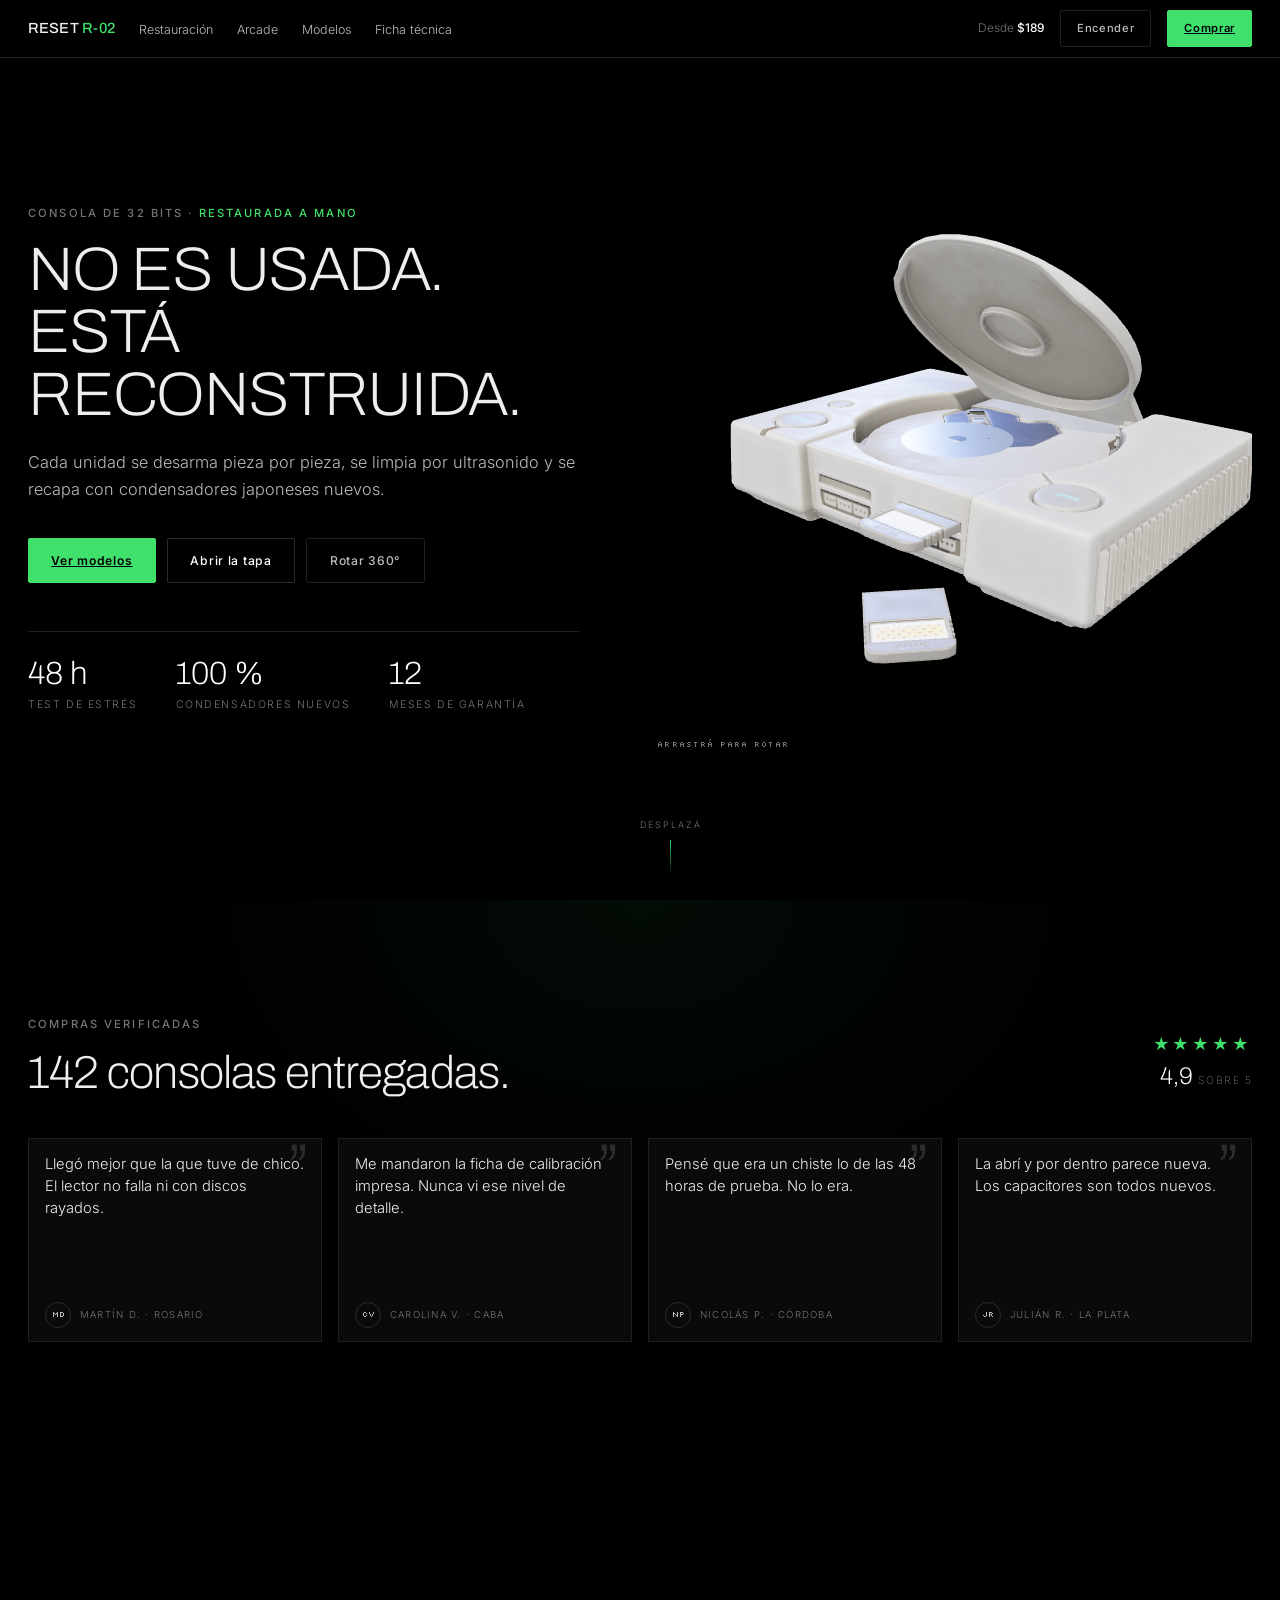
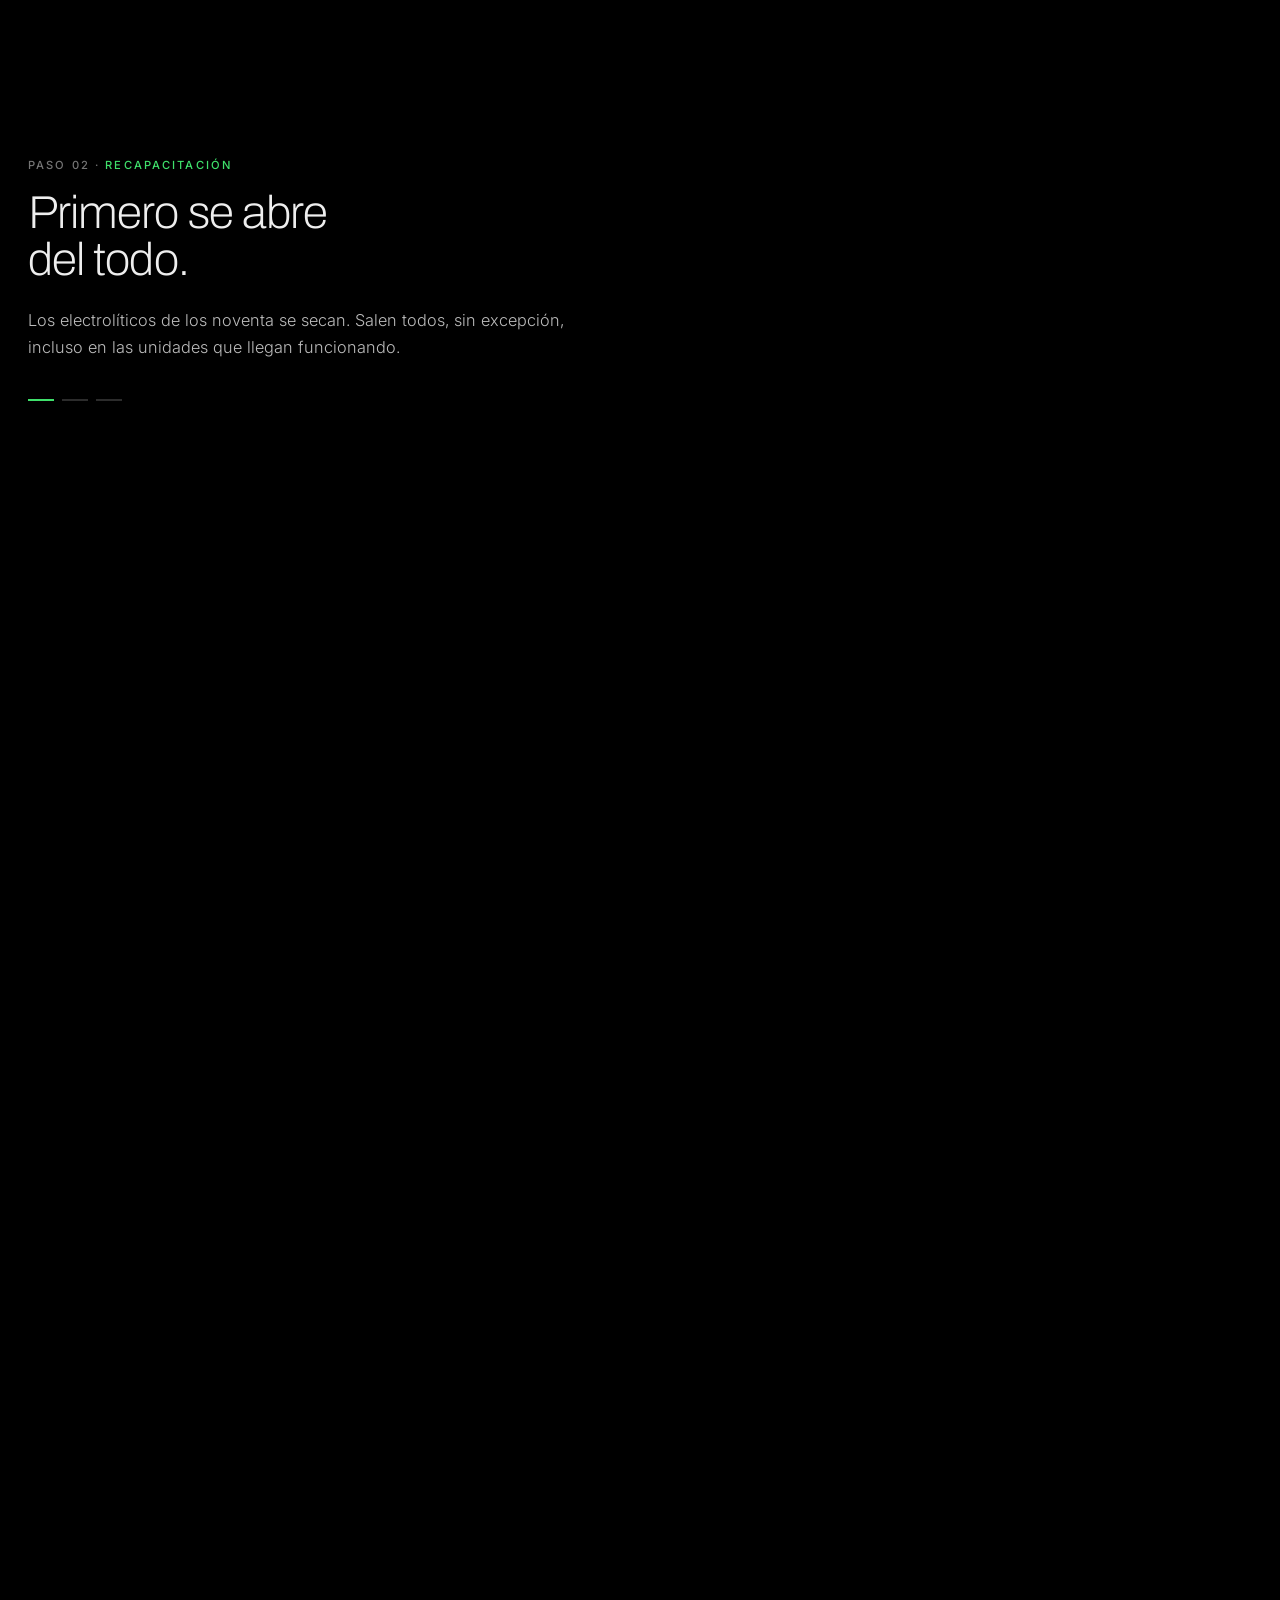
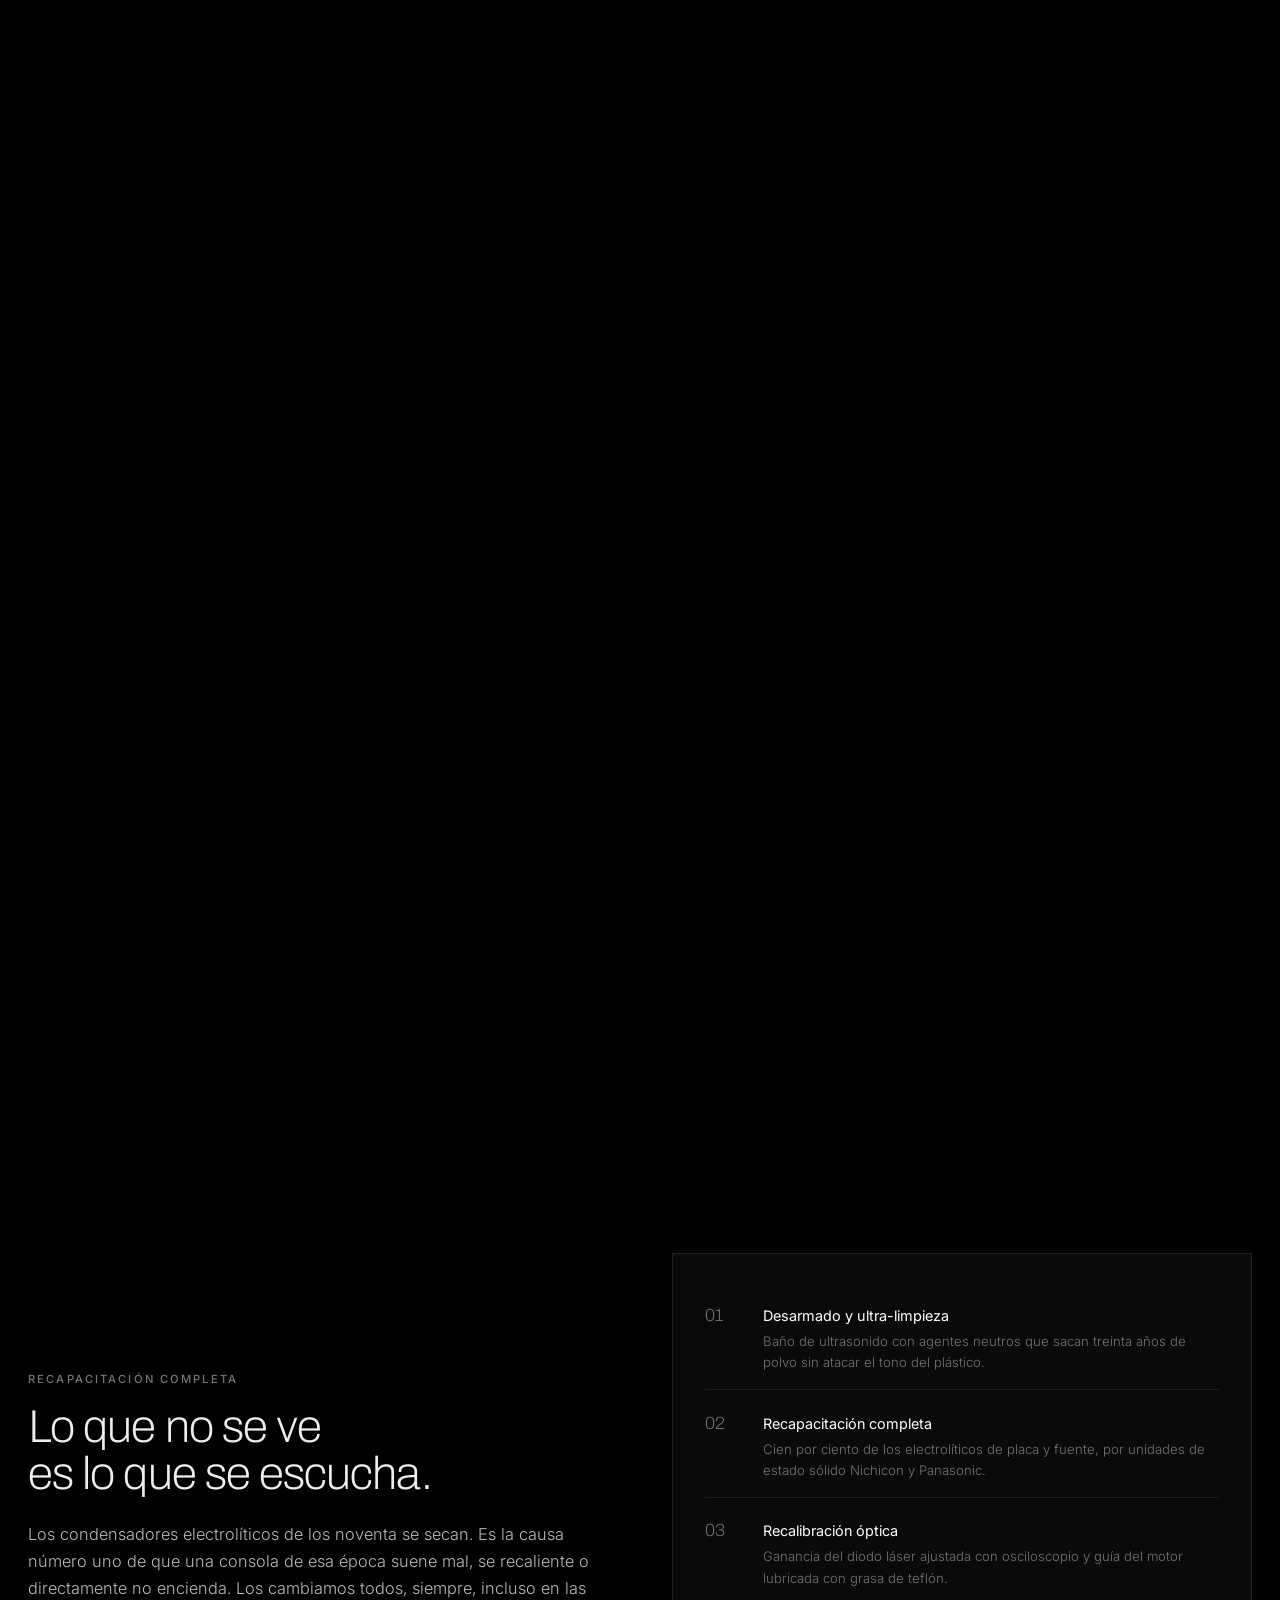
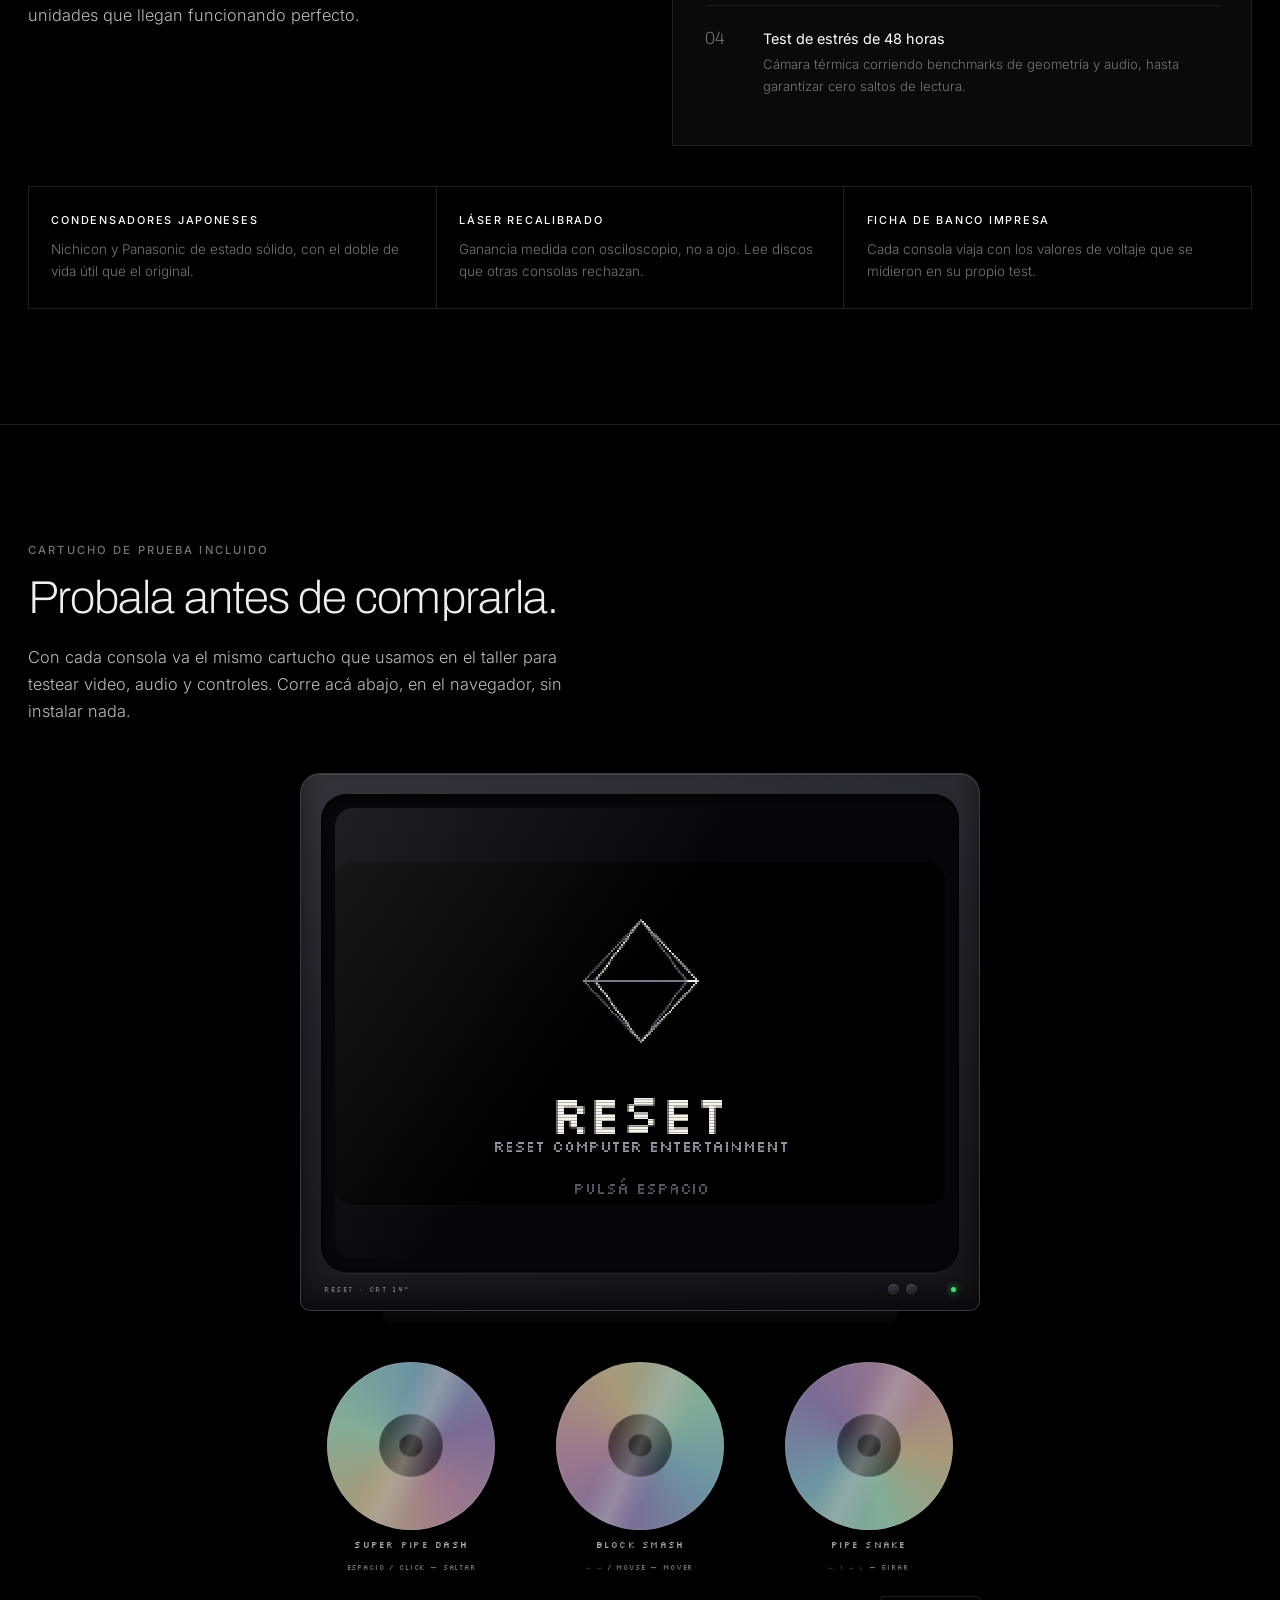
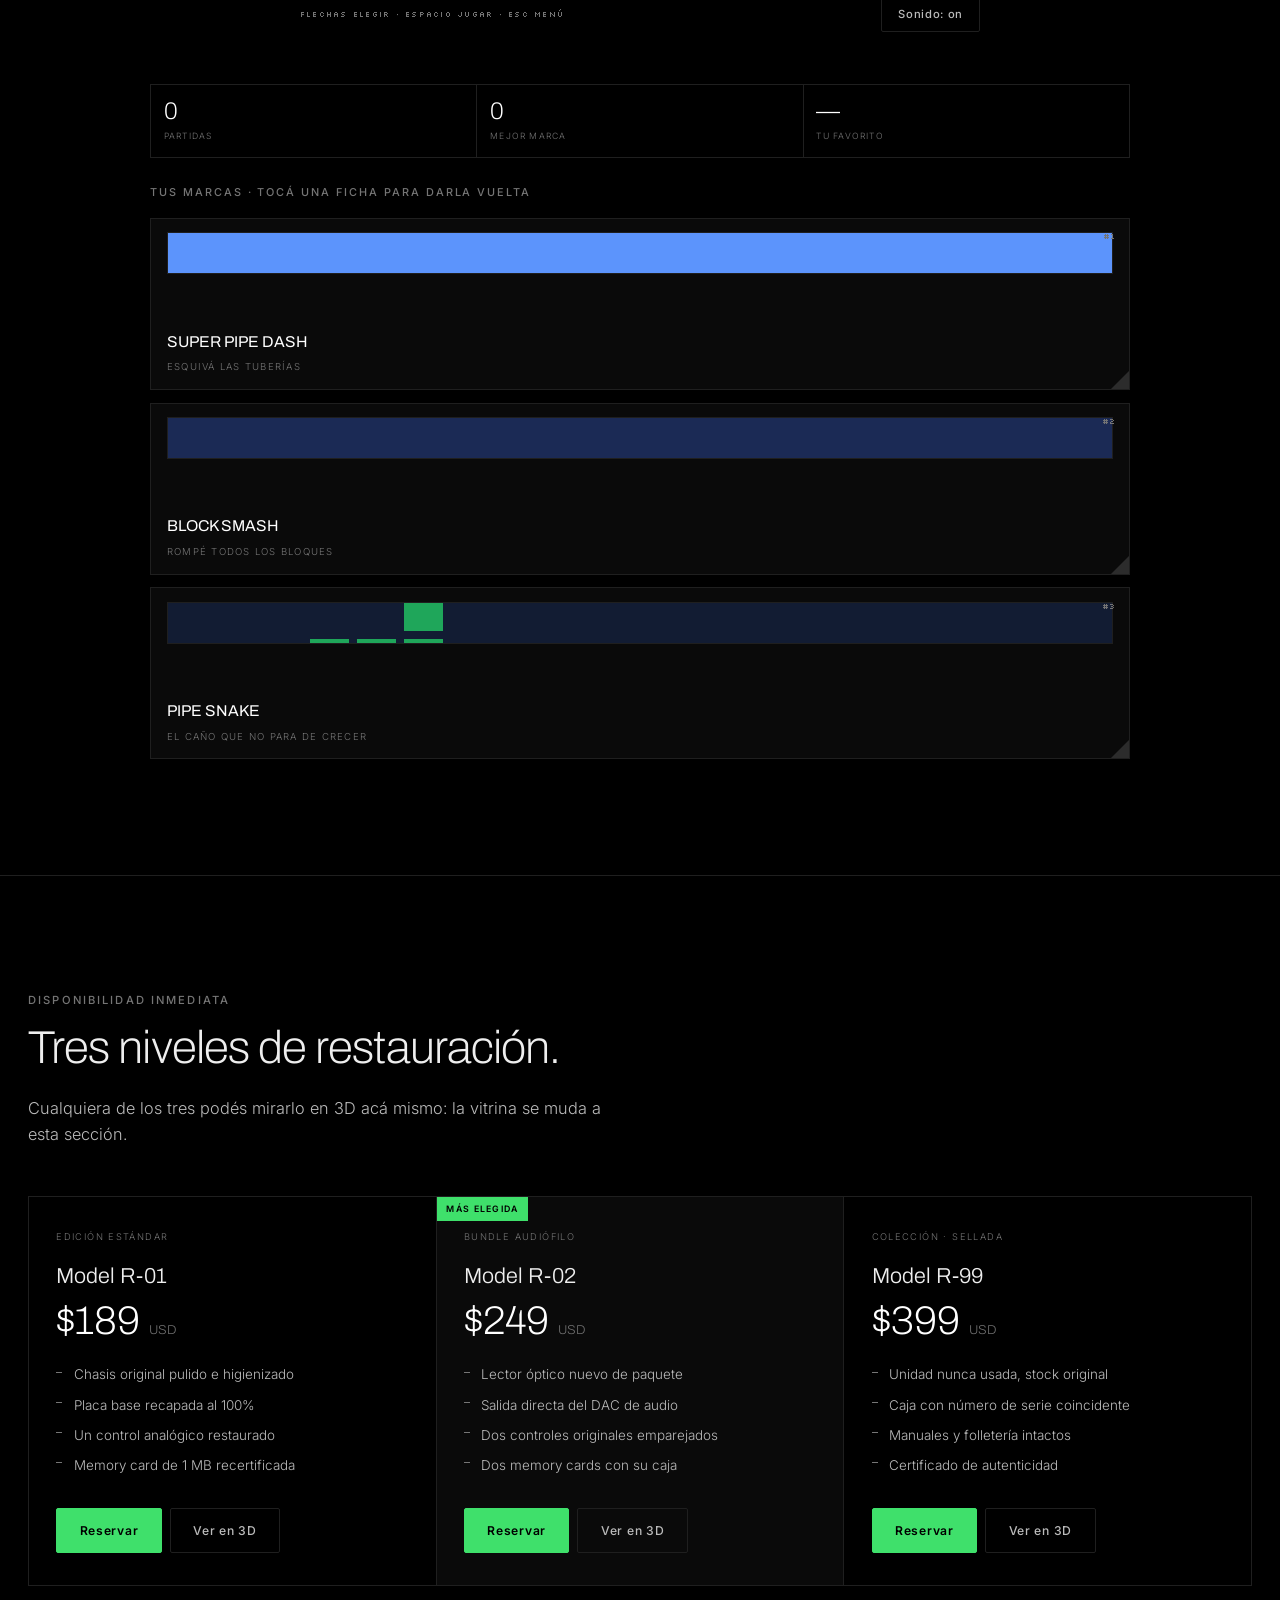
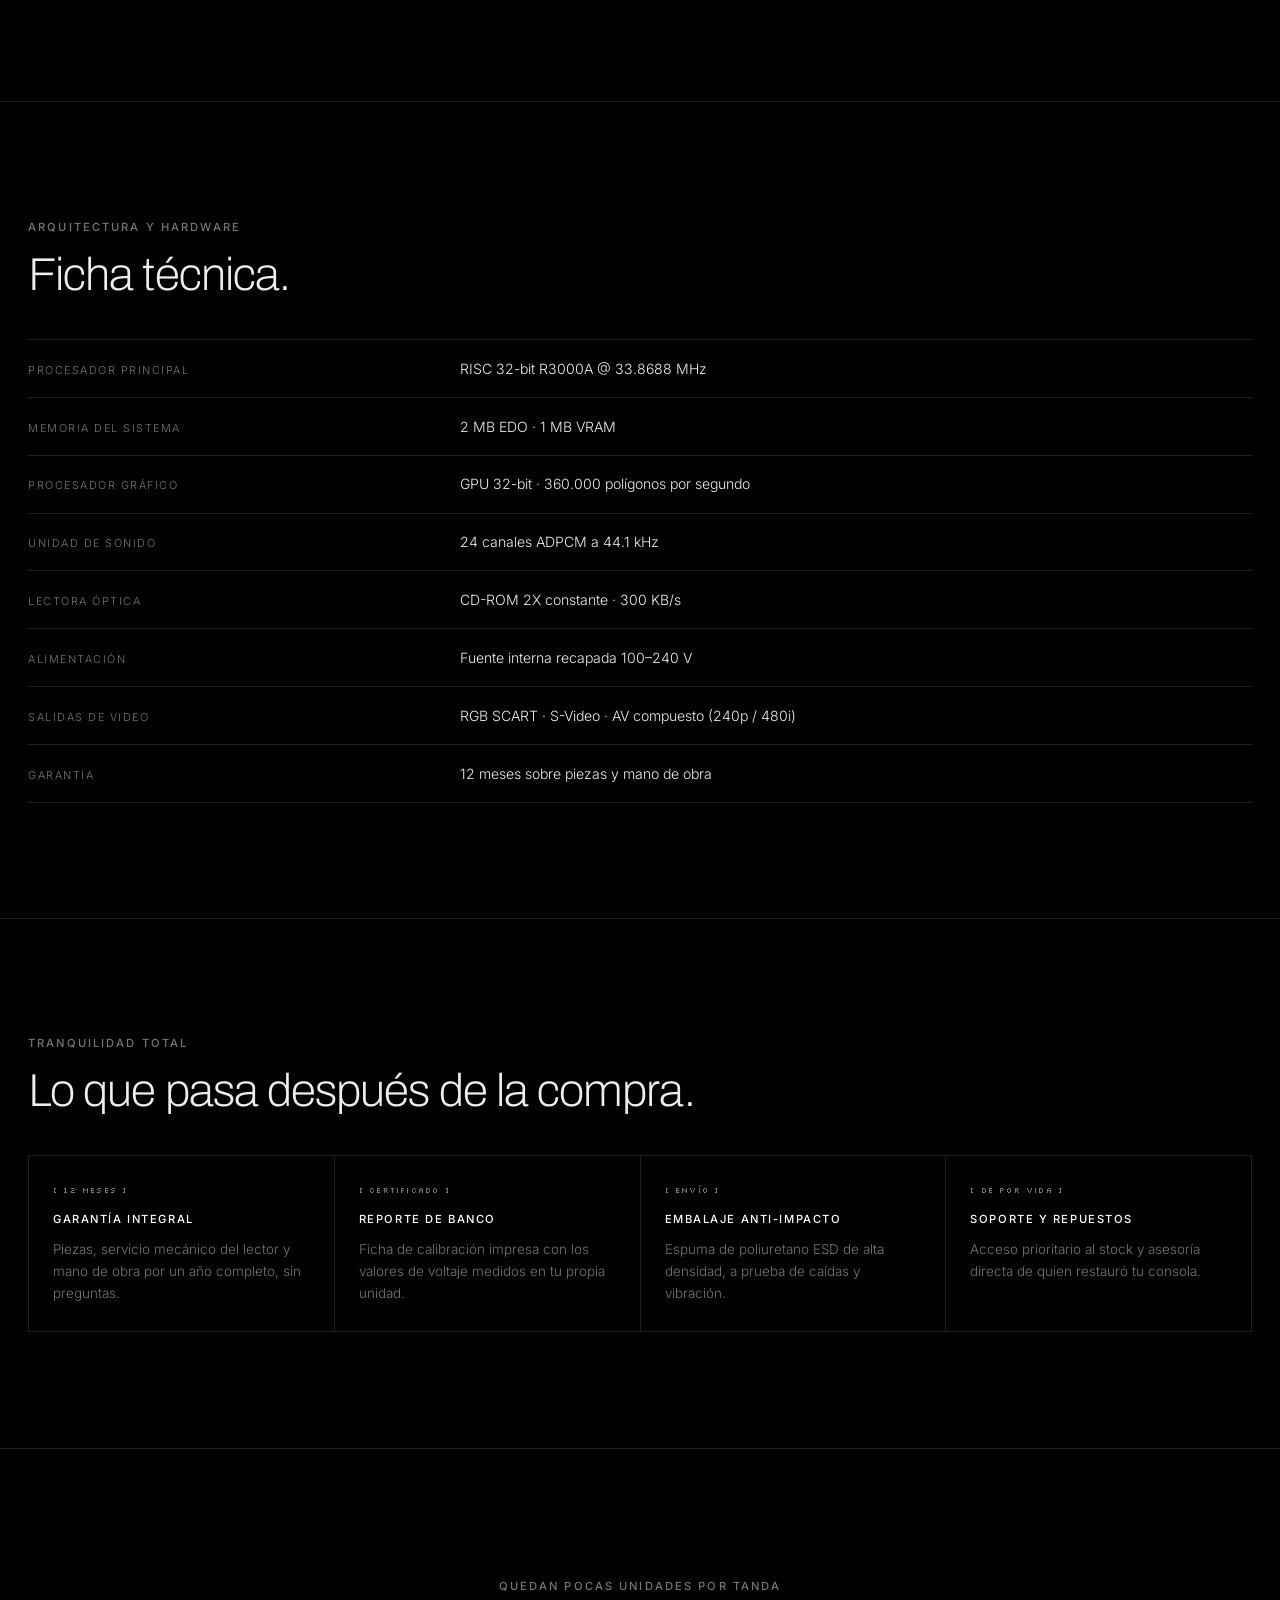
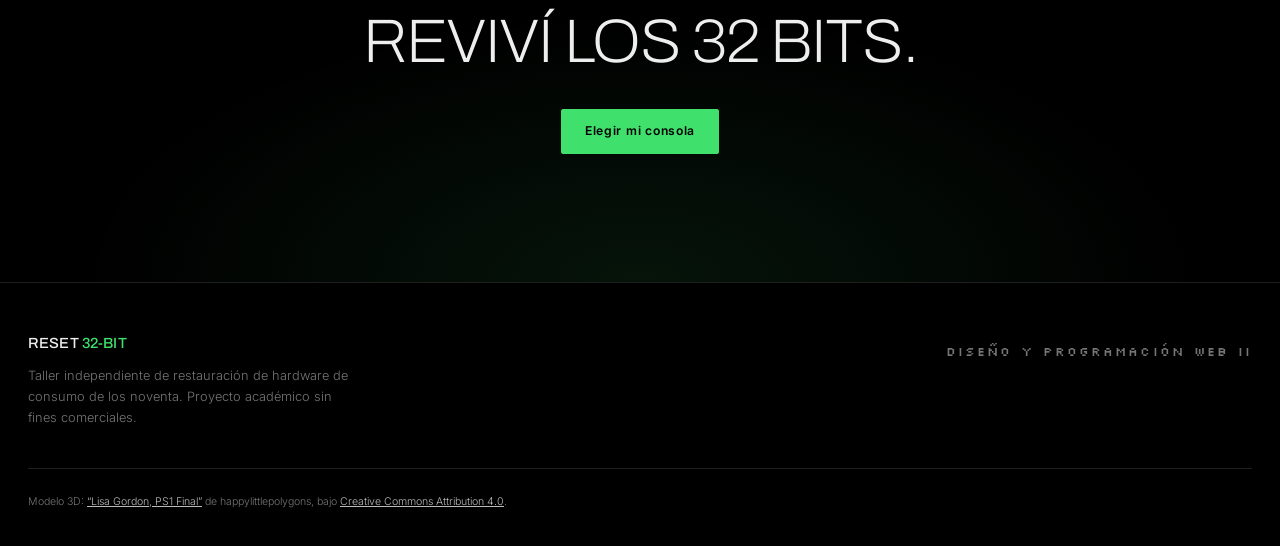
<file: index.html>
<!DOCTYPE html>
<html lang="es" class="no-js">
<head>
<meta charset="UTF-8">
<!-- Marca que el JS corre. Todo lo que arranca oculto (el boot, la entrada
     escalonada del hero) se muestra igual si este script no llega a correr:
     preferimos la pagina sin coreografia antes que una pantalla en negro. -->
<script>document.documentElement.className = 'js';</script>
<meta name="viewport" content="width=device-width, initial-scale=1.0">
<title>RESET R-02 — Consola de 32 bits restaurada</title>
<meta name="description" content="Consolas de 32 bits restauradas a mano: recapadas, recalibradas y testeadas 48 horas. Miralas en 3D y probá el cartucho antes de comprar.">
<link rel="stylesheet" href="css/style.css">

<script type="importmap">
{
  "imports": {
    "three": "./vendor/three/build/three.module.js",
    "three/addons/": "./vendor/three/addons/"
  }
}
</script>
</head>
<body>

<!-- ============================ BOOT ================================
     Secuencia de arranque, homenaje al encendido de una consola de 32 bits:
     los cuatro símbolos se dibujan uno tras otro, prenden en color, se
     acomodan en rombo y recién ahí aparece la marca. La barra sigue la carga
     real del GLB. Ver js/boot.js.                                          -->
<div id="boot" class="boot" role="progressbar" aria-valuenow="0" aria-valuemin="0"
     aria-valuemax="100" aria-label="Encendiendo">
  <div class="boot-stage">

    <div class="boot-glyphs" aria-hidden="true">
      <span class="glyph" data-glyph="tri" style="--i:0">
        <svg viewBox="0 0 64 64"><path d="M32 13 L53 50 L11 50 Z"/></svg>
      </span>
      <span class="glyph" data-glyph="cir" style="--i:1">
        <svg viewBox="0 0 64 64"><circle cx="32" cy="32" r="19"/></svg>
      </span>
      <span class="glyph" data-glyph="cross" style="--i:2">
        <svg viewBox="0 0 64 64"><path d="M17 17 L47 47"/><path d="M47 17 L17 47"/></svg>
      </span>
      <span class="glyph" data-glyph="sq" style="--i:3">
        <svg viewBox="0 0 64 64"><rect x="14" y="14" width="36" height="36"/></svg>
      </span>
    </div>

    <div class="boot-mark"><span class="boot-mark-in">RESET <b>R-02</b></span></div>
    <div class="boot-sub">Consola de 32 bits &middot; restaurada a mano</div>

    <div class="boot-meter">
      <div class="boot-track"><i id="boot-fill" class="boot-fill"></i></div>
      <div class="boot-read">
        <span id="boot-stage-label">Iniciando</span>
        <span><b id="boot-pct">0</b>%</span>
      </div>
    </div>

  </div>
</div>

<!-- Barra fija: qué producto, cuánto sale, dónde comprarlo. Siempre visible. -->
<header class="bar">
  <div class="bar-brand">RESET <span>R-02</span></div>
  <nav>
    <ul class="bar-nav">
      <li><a href="#restauracion">Restauración</a></li>
      <li><a href="#arcade">Arcade</a></li>
      <li><a href="#catalogo">Modelos</a></li>
      <li><a href="#specs">Ficha técnica</a></li>
    </ul>
  </nav>
  <div class="bar-right">
    <span class="bar-price">Desde <b>$189</b></span>
    <span id="read-progress" class="read-progress" aria-hidden="true"></span>
    <button id="btn-power" class="btn btn-sm btn-quiet">Encender</button>
    <a href="#catalogo" class="btn btn-sm btn-accent">Comprar</a>
  </div>
</header>

<main>

  <!-- ============================== HERO ==============================
       Una sola pantalla. No secuestra el scroll: el movimiento lo pone la
       entrada escalonada (js/boot.js) y el giro suave del modelo. La
       narrativa larga de la tapa vive más abajo, en #restauracion.        -->
  <section class="hero-stage" id="hero">
    <div class="hero">
      <div class="hero-copy">

        <span class="kicker seq" style="--d:0">
          Consola de 32 bits &middot; <em>restaurada a mano</em>
        </span>

        <h1 class="h-xl hero-title">
          <span class="line seq" style="--d:1"><span>No es usada.</span></span>
          <span class="line seq" style="--d:2"><span>Está reconstruida.</span></span>
        </h1>

        <p class="lead seq" style="--d:3">
          Cada unidad se desarma pieza por pieza, se limpia por ultrasonido
          y se recapa con condensadores japoneses nuevos.
        </p>

        <div class="hero-actions seq" style="--d:4">
          <a href="#catalogo" class="btn btn-accent">Ver modelos</a>
          <button id="btn-eject" class="btn">Abrir la tapa</button>
          <button id="btn-rotate" class="btn btn-quiet">Rotar 360&deg;</button>
        </div>

        <div class="hero-facts seq" style="--d:5">
          <div>
            <div class="fact-n"><span data-count="48" data-suffix=" h">48 h</span></div>
            <div class="fact-l">Test de estrés</div>
          </div>
          <div>
            <div class="fact-n"><span data-count="100" data-suffix=" %">100 %</span></div>
            <div class="fact-l">Condensadores nuevos</div>
          </div>
          <div>
            <div class="fact-n"><span data-count="12">12</span></div>
            <div class="fact-l">Meses de garantía</div>
          </div>
        </div>

      </div>

      <!-- La vitrina: único lugar del DOM con el canvas WebGL. Se muda al
           catálogo con "Ver en 3D" y a #restauracion al entrar esa sección. -->
      <div class="vitrine-slot" id="vitrine-home">
        <div class="vitrine" id="vitrine">
          <canvas id="webgl-canvas" aria-label="Modelo 3D interactivo de la consola. Arrastrá para rotarla."></canvas>
          <span class="vitrine-label">Arrastrá para rotar</span>
        </div>
      </div>
    </div>

    <a class="scroll-hint seq" style="--d:6" href="#opiniones">
      <span>Desplazá</span>
      <span class="scroll-line"></span>
    </a>
  </section>

  <div id="tooltips" aria-hidden="true">
    <div id="tooltip-eject" class="tooltip-label">Eject · abrir tapa</div>
    <div id="tooltip-power" class="tooltip-label">Power · encender</div>
    <div id="tooltip-reset" class="tooltip-label">Reset · reiniciar</div>
  </div>

  <!-- ========================= TESTIMONIOS ============================ -->
  <section class="section testimonials" id="opiniones">
    <div class="wrap">
      <div class="testi-head reveal">
        <div>
          <span class="kicker">Compras verificadas</span>
          <h2 class="h-lg">142 consolas entregadas.</h2>
        </div>
        <div class="rating">
          <span class="stars" aria-hidden="true">★★★★★</span>
          <span class="rating-n">4,9 <em>sobre 5</em></span>
        </div>
      </div>

      <!-- Cada testimonio gira y muestra el detalle de la compra -->
      <div class="testi-grid reveal">
        <button type="button" class="testi flip" aria-pressed="false" aria-label="Testimonio de Martín D. Tocá para ver el detalle de la compra.">
          <span class="flip-inner testi-inner">
            <span class="flip-face testi-face">
              <span class="q-mark" aria-hidden="true">”</span>
              <span class="q-text">Llegó mejor que la que tuve de chico. El lector no falla ni con discos rayados.</span>
              <span class="q-who"><span class="q-av">MD</span> Martín D. · Rosario</span>
            </span>
            <span class="flip-face flip-back testi-face">
              <span class="verified"><span class="dot"></span> Compra verificada</span>
              <span>
                <span class="stat-row"><span class="stat-k">Modelo</span><span class="stat-v">R-02</span></span>
                <span class="stat-row"><span class="stat-k">Entregada</span><span class="stat-v">mar 2026</span></span>
                <span class="stat-row"><span class="stat-k">Puntaje</span><span class="stat-v">5/5</span></span>
              </span>
            </span>
          </span>
        </button>

        <button type="button" class="testi flip" aria-pressed="false" aria-label="Testimonio de Carolina V. Tocá para ver el detalle de la compra.">
          <span class="flip-inner testi-inner">
            <span class="flip-face testi-face">
              <span class="q-mark" aria-hidden="true">”</span>
              <span class="q-text">Me mandaron la ficha de calibración impresa. Nunca vi ese nivel de detalle.</span>
              <span class="q-who"><span class="q-av">CV</span> Carolina V. · CABA</span>
            </span>
            <span class="flip-face flip-back testi-face">
              <span class="verified"><span class="dot"></span> Compra verificada</span>
              <span>
                <span class="stat-row"><span class="stat-k">Modelo</span><span class="stat-v">R-99</span></span>
                <span class="stat-row"><span class="stat-k">Entregada</span><span class="stat-v">ene 2026</span></span>
                <span class="stat-row"><span class="stat-k">Puntaje</span><span class="stat-v">5/5</span></span>
              </span>
            </span>
          </span>
        </button>

        <button type="button" class="testi flip" aria-pressed="false" aria-label="Testimonio de Nicolás P. Tocá para ver el detalle de la compra.">
          <span class="flip-inner testi-inner">
            <span class="flip-face testi-face">
              <span class="q-mark" aria-hidden="true">”</span>
              <span class="q-text">Pensé que era un chiste lo de las 48 horas de prueba. No lo era.</span>
              <span class="q-who"><span class="q-av">NP</span> Nicolás P. · Córdoba</span>
            </span>
            <span class="flip-face flip-back testi-face">
              <span class="verified"><span class="dot"></span> Compra verificada</span>
              <span>
                <span class="stat-row"><span class="stat-k">Modelo</span><span class="stat-v">R-01</span></span>
                <span class="stat-row"><span class="stat-k">Entregada</span><span class="stat-v">feb 2026</span></span>
                <span class="stat-row"><span class="stat-k">Puntaje</span><span class="stat-v">5/5</span></span>
              </span>
            </span>
          </span>
        </button>

        <button type="button" class="testi flip" aria-pressed="false" aria-label="Testimonio de Julián R. Tocá para ver el detalle de la compra.">
          <span class="flip-inner testi-inner">
            <span class="flip-face testi-face">
              <span class="q-mark" aria-hidden="true">”</span>
              <span class="q-text">La abrí y por dentro parece nueva. Los capacitores son todos nuevos.</span>
              <span class="q-who"><span class="q-av">JR</span> Julián R. · La Plata</span>
            </span>
            <span class="flip-face flip-back testi-face">
              <span class="verified"><span class="dot"></span> Compra verificada</span>
              <span>
                <span class="stat-row"><span class="stat-k">Modelo</span><span class="stat-v">R-02</span></span>
                <span class="stat-row"><span class="stat-k">Entregada</span><span class="stat-v">dic 2025</span></span>
                <span class="stat-row"><span class="stat-k">Puntaje</span><span class="stat-v">4/5</span></span>
              </span>
            </span>
          </span>
        </button>
      </div>
    </div>
  </section>

  <!-- ====================== RESTAURACION (scrolly) ====================
       Acá sí se secuestra el scroll, y acá tiene sentido: el gesto de bajar
       ES el gesto de abrir la tapa. La vitrina se muda a esta sección
       mientras está en pantalla y vuelve al hero al salir.                -->
  <section class="scrolly" id="restauracion">
    <div class="scrolly-inner">
      <div class="hero">
        <div class="hero-copy">

          <div class="chapter on" data-chapter="0">
            <span class="kicker">Paso 02 &middot; <em>recapacitación</em></span>
            <h2 class="h-lg hero-title">Primero se abre<br>del todo.</h2>
            <p class="lead">
              Los electrolíticos de los noventa se secan. Salen todos, sin
              excepción, incluso en las unidades que llegan funcionando.
            </p>
          </div>

          <div class="chapter" data-chapter="1">
            <span class="kicker">Paso 03 &middot; <em>recalibración óptica</em></span>
            <h2 class="h-lg hero-title">Se abre.<br>Y adentro está sana.</h2>
            <p class="lead">
              La ganancia del diodo láser se ajusta con osciloscopio, no a ojo.
              Por eso lee discos que otras consolas rechazan.
            </p>
          </div>

          <div class="chapter" data-chapter="2">
            <span class="kicker">Paso 04 &middot; <em>48 horas de prueba</em></span>
            <h2 class="h-lg hero-title">Y recién ahí<br>sale del taller.</h2>
            <p class="lead">
              Dos días completos corriendo benchmarks en cámara térmica, hasta
              garantizar que no haya un solo salto de lectura.
            </p>
          </div>

          <div class="scrolly-steps" aria-hidden="true">
            <i class="on"></i><i></i><i></i>
          </div>
        </div>

        <div class="vitrine-slot" id="vitrine-process"></div>
      </div>
    </div>
  </section>

  <!-- ====================== 01 PROCESO (feature) ====================== -->
  <section class="section" id="proceso">
    <div class="wrap">
      <div class="feature reveal">
        <div>
          <span class="kicker">Recapacitación completa</span>
          <h2 class="h-lg">Lo que no se ve<br>es lo que se escucha.</h2>
          <p class="lead">
            Los condensadores electrolíticos de los noventa se secan. Es la causa
            número uno de que una consola de esa época suene mal, se recaliente o
            directamente no encienda. Los cambiamos todos, siempre, incluso en
            las unidades que llegan funcionando perfecto.
          </p>
        </div>

        <div class="panel">
          <div class="steps">
            <div class="step">
              <span class="step-n">01</span>
              <div>
                <div class="step-t">Desarmado y ultra-limpieza</div>
                <p class="step-d">Baño de ultrasonido con agentes neutros que sacan treinta años de polvo sin atacar el tono del plástico.</p>
              </div>
            </div>
            <div class="step">
              <span class="step-n">02</span>
              <div>
                <div class="step-t">Recapacitación completa</div>
                <p class="step-d">Cien por ciento de los electrolíticos de placa y fuente, por unidades de estado sólido Nichicon y Panasonic.</p>
              </div>
            </div>
            <div class="step">
              <span class="step-n">03</span>
              <div>
                <div class="step-t">Recalibración óptica</div>
                <p class="step-d">Ganancia del diodo láser ajustada con osciloscopio y guía del motor lubricada con grasa de teflón.</p>
              </div>
            </div>
            <div class="step">
              <span class="step-n">04</span>
              <div>
                <div class="step-t">Test de estrés de 48 horas</div>
                <p class="step-d">Cámara térmica corriendo benchmarks de geometría y audio, hasta garantizar cero saltos de lectura.</p>
              </div>
            </div>
          </div>
        </div>
      </div>

      <div class="subfeatures reveal">
        <div class="subfeature">
          <h4>Condensadores japoneses</h4>
          <p>Nichicon y Panasonic de estado sólido, con el doble de vida útil que el original.</p>
        </div>
        <div class="subfeature">
          <h4>Láser recalibrado</h4>
          <p>Ganancia medida con osciloscopio, no a ojo. Lee discos que otras consolas rechazan.</p>
        </div>
        <div class="subfeature">
          <h4>Ficha de banco impresa</h4>
          <p>Cada consola viaja con los valores de voltaje que se midieron en su propio test.</p>
        </div>
      </div>
    </div>
  </section>

  <!-- ====================== 02 ARCADE (feature) ======================= -->
  <section class="section" id="arcade">
    <div class="wrap">
      <div class="reveal" style="margin-bottom:3rem">
        <span class="kicker">Cartucho de prueba incluido</span>
        <h2 class="h-lg">Probala antes de comprarla.</h2>
        <p class="lead">
          Con cada consola va el mismo cartucho que usamos en el taller para
          testear video, audio y controles. Corre acá abajo, en el navegador,
          sin instalar nada.
        </p>
      </div>

      <div class="arcade-layout reveal">
        <div class="arcade-machine" id="arcade-machine">
          <!-- Televisor de tubo. El mueble es CSS; adentro va el mismo canvas
               2D de siempre. La curvatura del vidrio se simula con esquinas
               muy redondeadas y una viñeta: una distorsión de barril de verdad
               necesitaría un shader y no paga el costo para un adorno. -->
          <div class="tv">
            <div class="tv-shell">
              <div class="crt-bezel">
                <canvas id="arcade-screen" class="arcade-screen" width="320" height="180"
                        tabindex="0"
                        aria-label="Arcade de tres minijuegos. Flechas para elegir, espacio para jugar."></canvas>
                <div class="crt-curve" aria-hidden="true"></div>
                <div class="crt-overlay" aria-hidden="true"></div>
                <div class="crt-glare" aria-hidden="true"></div>
              </div>

              <div class="tv-plate">
                <span class="tv-mark">RESET · CRT 14&quot;</span>
                <span class="tv-knobs" aria-hidden="true"><i></i><i></i></span>
                <span class="crt-led" aria-hidden="true"></span>
              </div>
            </div>
            <div class="tv-feet" aria-hidden="true"></div>
          </div>

          <!-- La consola va ABAJO del televisor, como estaba en la vida real.
               La vitrina se muda sola a este hueco al entrar la sección. -->
          <div class="vitrine-slot tv-deck" id="vitrine-arcade"></div>

          <!-- Selector directo: no obliga a descubrir que las flechas mueven -->
          <div class="game-chips" id="game-chips" role="group" aria-label="Elegir juego"></div>

          <div class="arcade-controls">
            <span class="arcade-hint">Flechas elegir · espacio jugar · esc menú</span>
            <button id="arcade-sound" class="btn btn-sm btn-quiet" aria-pressed="true">Sonido: on</button>
          </div>
        </div>

        <aside>
          <div class="score-strip" id="score-strip"></div>
          <p class="cards-title">Tus marcas · tocá una ficha para darla vuelta</p>
          <div class="card-deck" id="card-deck"></div>
        </aside>
      </div>
    </div>
  </section>

  <!-- =========================== 03 CATÁLOGO ========================== -->
  <section class="section" id="catalogo">
    <div class="wrap">
      <div class="reveal" style="margin-bottom:3rem">
        <span class="kicker">Disponibilidad inmediata</span>
        <h2 class="h-lg">Tres niveles de restauración.</h2>
        <p class="lead">
          Cualquiera de los tres podés mirarlo en 3D acá mismo: la vitrina se
          muda a esta sección.
        </p>
      </div>

      <div class="catalog-grid reveal">
        <article class="catalog-card">
          <div>
            <span class="catalog-badge">Edición estándar</span>
            <h3 class="catalog-model">Model R-01</h3>
            <div class="catalog-price">$189 <small>USD</small></div>
            <ul class="catalog-features">
              <li>Chasis original pulido e higienizado</li>
              <li>Placa base recapada al 100%</li>
              <li>Un control analógico restaurado</li>
              <li>Memory card de 1 MB recertificada</li>
            </ul>
          </div>
          <div class="catalog-actions">
            <button class="btn btn-accent btn-buy" data-model="R-01">Reservar</button>
            <button class="btn btn-quiet btn-3d" data-model="R-01">Ver en 3D</button>
          </div>
        </article>

        <article class="catalog-card featured">
          <div>
            <span class="catalog-badge">Bundle audiófilo</span>
            <h3 class="catalog-model">Model R-02</h3>
            <div class="catalog-price">$249 <small>USD</small></div>
            <ul class="catalog-features">
              <li>Lector óptico nuevo de paquete</li>
              <li>Salida directa del DAC de audio</li>
              <li>Dos controles originales emparejados</li>
              <li>Dos memory cards con su caja</li>
            </ul>
          </div>
          <div class="catalog-actions">
            <button class="btn btn-accent btn-buy" data-model="R-02">Reservar</button>
            <button class="btn btn-quiet btn-3d" data-model="R-02">Ver en 3D</button>
          </div>
        </article>

        <article class="catalog-card">
          <div>
            <span class="catalog-badge">Colección · sellada</span>
            <h3 class="catalog-model">Model R-99</h3>
            <div class="catalog-price">$399 <small>USD</small></div>
            <ul class="catalog-features">
              <li>Unidad nunca usada, stock original</li>
              <li>Caja con número de serie coincidente</li>
              <li>Manuales y folletería intactos</li>
              <li>Certificado de autenticidad</li>
            </ul>
          </div>
          <div class="catalog-actions">
            <button class="btn btn-accent btn-buy" data-model="R-99">Reservar</button>
            <button class="btn btn-quiet btn-3d" data-model="R-99">Ver en 3D</button>
          </div>
        </article>
      </div>

      <div class="vitrine-slot" id="vitrine-catalog"></div>
    </div>
  </section>

  <!-- ========================= 04 FICHA TÉCNICA ======================= -->
  <section class="section" id="specs">
    <div class="wrap">
      <div class="reveal" style="margin-bottom:2.5rem">
        <span class="kicker">Arquitectura y hardware</span>
        <h2 class="h-lg">Ficha técnica.</h2>
      </div>

      <div class="spec-table reveal">
        <div class="spec-row"><span class="spec-label">Procesador principal</span><span class="spec-value">RISC 32-bit R3000A @ 33.8688 MHz</span></div>
        <div class="spec-row"><span class="spec-label">Memoria del sistema</span><span class="spec-value">2 MB EDO · 1 MB VRAM</span></div>
        <div class="spec-row"><span class="spec-label">Procesador gráfico</span><span class="spec-value">GPU 32-bit · 360.000 polígonos por segundo</span></div>
        <div class="spec-row"><span class="spec-label">Unidad de sonido</span><span class="spec-value">24 canales ADPCM a 44.1 kHz</span></div>
        <div class="spec-row"><span class="spec-label">Lectora óptica</span><span class="spec-value">CD-ROM 2X constante · 300 KB/s</span></div>
        <div class="spec-row"><span class="spec-label">Alimentación</span><span class="spec-value">Fuente interna recapada 100–240 V</span></div>
        <div class="spec-row"><span class="spec-label">Salidas de video</span><span class="spec-value">RGB SCART · S-Video · AV compuesto (240p / 480i)</span></div>
        <div class="spec-row"><span class="spec-label">Garantía</span><span class="spec-value">12 meses sobre piezas y mano de obra</span></div>
      </div>
    </div>
  </section>

  <!-- =========================== 05 GARANTÍA ========================== -->
  <section class="section" id="garantia">
    <div class="wrap">
      <div class="reveal" style="margin-bottom:2.5rem">
        <span class="kicker">Tranquilidad total</span>
        <h2 class="h-lg">Lo que pasa después de la compra.</h2>
      </div>

      <div class="guarantee-grid reveal">
        <div class="guarantee-card">
          <span class="guarantee-tag">[ 12 meses ]</span>
          <h3 class="guarantee-title">Garantía integral</h3>
          <p class="guarantee-desc">Piezas, servicio mecánico del lector y mano de obra por un año completo, sin preguntas.</p>
        </div>
        <div class="guarantee-card">
          <span class="guarantee-tag">[ Certificado ]</span>
          <h3 class="guarantee-title">Reporte de banco</h3>
          <p class="guarantee-desc">Ficha de calibración impresa con los valores de voltaje medidos en tu propia unidad.</p>
        </div>
        <div class="guarantee-card">
          <span class="guarantee-tag">[ Envío ]</span>
          <h3 class="guarantee-title">Embalaje anti-impacto</h3>
          <p class="guarantee-desc">Espuma de poliuretano ESD de alta densidad, a prueba de caídas y vibración.</p>
        </div>
        <div class="guarantee-card">
          <span class="guarantee-tag">[ De por vida ]</span>
          <h3 class="guarantee-title">Soporte y repuestos</h3>
          <p class="guarantee-desc">Acceso prioritario al stock y asesoría directa de quien restauró tu consola.</p>
        </div>
      </div>
    </div>
  </section>

  <!-- ============================== CTA ============================== -->
  <section class="cta">
    <span class="kicker" style="text-align:center">Quedan pocas unidades por tanda</span>
    <h2 class="h-xl">Reviví los 32 bits.</h2>
    <button id="btn-cta" class="btn btn-accent">Elegir mi consola</button>
  </section>
</main>

<footer class="footer">
  <div class="footer-inner">
    <div>
      <div class="bar-brand">RESET <span>32-BIT</span></div>
      <p>Taller independiente de restauración de hardware de consumo de los noventa. Proyecto académico sin fines comerciales.</p>
    </div>
    <div>
      <p class="mono" style="color:var(--grey-3)">Diseño y Programación Web II</p>
    </div>
  </div>

  <!-- Atribución obligatoria de la licencia CC del modelo 3D -->
  <div class="credit">
    Modelo 3D: <a href="https://skfb.ly/oAxnL" target="_blank" rel="noopener">“Lisa Gordon, PS1 Final”</a>
    de happylittlepolygons, bajo
    <a href="http://creativecommons.org/licenses/by/4.0/" target="_blank" rel="noopener">Creative Commons Attribution 4.0</a>.
  </div>
</footer>

<div id="crt-modal" role="dialog" aria-modal="true" aria-label="Consola encendida">
  <div class="crt-shell">
    <pre id="crt-terminal" class="crt-terminal"></pre>
    <div id="crt-mount" class="crt-mount"></div>
    <div class="crt-bar">
      <button id="crt-close" class="btn btn-quiet">Esc · apagar consola</button>
    </div>
  </div>
</div>

<script type="module" src="js/main.js"></script>
</body>
</html>
</file>
<file: css/style.css>
/* ==========================================================================
   RESET 32-BIT — Sistema visual
   --------------------------------------------------------------------------
   Lenguaje tomado de las páginas de producto de hardware gamer, con tres
   reglas que son las que realmente hacen el estilo:

   1. NEGRO PURO Y UN SOLO ACENTO. El fondo es #000 y el acento aparece en
      dosis homeopáticas: un botón, un dato, una línea. Medido sobre la página
      de referencia, su verde aparecía 5 veces entre 1400 elementos. Esa
      contención es lo que se lee como "caro"; un segundo color de acento
      arruinaría el efecto, por eso acá hay uno solo.

   2. TÍTULOS GRANDES EN PESO FINO. El contraste no lo da la negrita sino el
      tamaño y el aire. Un titular enorme y liviano se ve premium; el mismo
      titular en peso negro se ve gritado.

   3. KICKER + TÍTULO. Cada bloque abre con una etiqueta diminuta en
      mayúsculas que dice la especificación, y debajo un título en oración que
      dice el beneficio. La etiqueta informa, el título seduce.
   ========================================================================== */

@import url('https://fonts.googleapis.com/css2?family=Archivo:wght@200;300;400;500;600&family=Inter:wght@300;400;500;600&family=Silkscreen:wght@400;700&display=swap');

/* --------------------------------------------------------------- tokens */

:root {
  --black: #000000;
  --surface: #0A0A0A;
  --surface-2: #121212;
  --line: #1F1F1F;
  --line-2: #2C2C2C;

  --white: #FFFFFF;
  --grey-1: #EEEEEE;
  --grey-2: #BBBBBB;
  --grey-3: #757575;

  /* Único acento. Verde fósforo: el mismo color con el que un CRT dibuja. */
  --accent: #3FE06B;
  --accent-dim: #1F8F42;

  --font-display: 'Archivo', system-ui, sans-serif;
  --font-body: 'Inter', system-ui, sans-serif;
  --font-mono: 'Silkscreen', ui-monospace, monospace;

  --container: 1280px;
  --bar-h: 58px;

  --ease: cubic-bezier(0.16, 1, 0.3, 1);
  --t-fast: 0.2s;
  --t: 0.4s;
  --t-slow: 0.85s;
}

/* ----------------------------------------------------------------- base */

*, *::before, *::after { box-sizing: border-box; }

html {
  font-size: 16px;
  scroll-behavior: smooth;
  scroll-padding-top: var(--bar-h);
  background: var(--black);
}

body {
  margin: 0;
  /* 'clip' y no 'hidden': overflow-x:hidden convierte al body en contenedor de
     scroll propio aunque el scroll real lo maneje <html>, lo que desincroniza
     scrollTop y rompe el anclaje por #hash. */
  overflow-x: clip;
  background: var(--black);
  color: var(--grey-1);
  font-family: var(--font-body);
  font-weight: 300;
  line-height: 1.65;
  -webkit-font-smoothing: antialiased;
  -moz-osx-font-smoothing: grayscale;
}

img { max-width: 100%; display: block; }
button { font: inherit; color: inherit; }
a { color: inherit; }

::selection { background: var(--accent); color: #000; }
:focus-visible { outline: 2px solid var(--accent); outline-offset: 3px; }

/* ------------------------------------------------------------ tipografía */

/* Peso 200: la clave del look. El tamaño hace el contraste, no la negrita. */
.h-xl, .h-lg, .h-md {
  font-family: var(--font-display);
  font-weight: 200;
  line-height: 1.02;
  letter-spacing: -0.02em;
  margin: 0;
}

/* Tope bajado de 5.6 a 4.2rem: a 5.6 la palabra "RECONSTRUIDA" medía más que
   su columna y se metía debajo de la consola. Un titular que pisa al producto
   no es un titular grande, es un titular mal medido. */
.h-xl { font-size: clamp(2.2rem, 4.8vw, 4.2rem); text-transform: uppercase; }
.h-lg { font-size: clamp(1.9rem, 3.6vw, 3.1rem); }
.h-md { font-size: clamp(1.4rem, 2.2vw, 1.9rem); }

/* El kicker dice la especificación; el título, el beneficio. */
.kicker {
  display: block;
  font-family: var(--font-body);
  font-weight: 500;
  font-size: 0.7rem;
  letter-spacing: 0.19em;
  text-transform: uppercase;
  color: var(--grey-3);
  margin-bottom: 1rem;
}
.kicker em { font-style: normal; color: var(--accent); }

.lead {
  color: var(--grey-2);
  font-size: 1.02rem;
  max-width: 58ch;
  margin: 1.4rem 0 0;
}

.mono {
  font-family: var(--font-mono);
  font-size: 0.6rem;
  letter-spacing: 0.16em;
  text-transform: uppercase;
}

/* --------------------------------------------------------------- layout */

.wrap {
  max-width: var(--container);
  margin: 0 auto;
  padding-inline: 1.75rem;
}

.section { padding-block: clamp(4.5rem, 9vw, 8rem); }
.section + .section { border-top: 1px solid var(--line); }

/* -------------------------------------------------- barra fija de producto */

/* Siempre a la vista: qué producto es, cuánto sale y dónde comprarlo.
   Es el patrón que más levanta la conversión en una página de producto. */
.bar {
  position: sticky;
  top: 0;
  z-index: 120;
  height: var(--bar-h);
  display: flex;
  align-items: center;
  gap: 1.5rem;
  padding-inline: 1.75rem;
  background: rgba(0, 0, 0, 0.92);
  backdrop-filter: blur(16px);
  border-bottom: 1px solid var(--line);
}

.bar-brand {
  font-family: var(--font-display);
  font-weight: 500;
  font-size: 0.92rem;
  letter-spacing: 0.01em;
  white-space: nowrap;
}
.bar-brand span { color: var(--accent); }

.bar-nav {
  display: flex;
  gap: 1.5rem;
  margin: 0 auto;
  padding: 0;
  list-style: none;
}

.bar-nav a {
  font-size: 0.78rem;
  color: var(--grey-2);
  text-decoration: none;
  padding-block: 0.4rem;
  border-bottom: 1px solid transparent;
  transition: color var(--t-fast) var(--ease), border-color var(--t-fast) var(--ease);
}
.bar-nav a:hover { color: var(--white); border-color: var(--accent); }

.bar-right { display: flex; align-items: center; gap: 1rem; margin-left: auto; }

.bar-price {
  font-size: 0.74rem;
  color: var(--grey-3);
  white-space: nowrap;
}
.bar-price b { color: var(--white); font-weight: 500; }

@media (max-width: 900px) { .bar-nav, .bar-price { display: none; } }

/* -------------------------------------------------------------- botones */

.btn {
  display: inline-flex;
  align-items: center;
  justify-content: center;
  gap: 0.5rem;
  padding: 0.72rem 1.4rem;
  border: 1px solid var(--line-2);
  border-radius: 2px;   /* casi recto: el redondeo fuerte se ve blando */
  background: transparent;
  color: var(--white);
  font-family: var(--font-body);
  font-weight: 500;
  font-size: 0.76rem;
  letter-spacing: 0.06em;
  cursor: pointer;
  white-space: nowrap;
  transition: border-color var(--t-fast) var(--ease),
              background-color var(--t-fast) var(--ease),
              color var(--t-fast) var(--ease);
}

.btn:hover { border-color: var(--white); }

.btn-accent {
  background: var(--accent);
  border-color: var(--accent);
  color: #000;
  font-weight: 600;
}
.btn-accent:hover { background: #5AF083; border-color: #5AF083; color: #000; }

.btn-sm { padding: 0.5rem 1rem; font-size: 0.7rem; }
.btn-quiet { color: var(--grey-2); border-color: var(--line); }
.btn-quiet:hover { color: var(--white); border-color: var(--line-2); }

/* ----------------------------------------------------------------- hero */

/* ------------------------------------------------- narrativa por scroll */

/* Sección alta + contenido pegado = tiempo de scroll.
   Los 320svh no son decorativos: son la duración de la escena. Menos de
   ~250svh y la tapa se abre de golpe; más de ~400svh y se hace tedioso. */
/* --------------------------------------------------------- sin JS */

/* Si el script inline no corrio, nada de lo que depende de JS debe esconder
   contenido: el boot no se muestra y el hero aparece entero. */
.no-js .boot { display: none; }
.no-js .seq { opacity: 1; transform: none; }
.no-js .line > span { transform: none; }

/* ------------------------------------------------------------ hero */

/* Una sola pantalla, sin secuestrar el scroll. El hero ya no crece a 320svh:
   el movimiento lo ponen la entrada escalonada y el giro del modelo, no el
   hecho de obligarte a scrollear tres pantallas para pasar de largo. */
.hero-stage {
  min-height: calc(100svh - var(--bar-h));
  display: flex;
  flex-direction: column;
  justify-content: center;
  position: relative;
  padding: 3rem 0 5.5rem;
}

/* --- entrada escalonada despues del boot ---
   Los elementos esperan a que <body> reciba .booted. El desfasaje sale de
   --d, asi el orden se declara en el HTML y no hace falta una regla por
   elemento. */
.seq {
  opacity: 0;
  transform: translateY(18px);
}
body.booted .seq {
  opacity: 1;
  transform: none;
  transition: opacity 0.72s var(--ease) calc(var(--d) * 85ms),
              transform 0.72s var(--ease) calc(var(--d) * 85ms);
}

/* Revelado por mascara para los renglones del titular: el texto sube desde
   abajo de su propia caja. Es el gesto que mas "producido" se ve y cuesta
   dos reglas. */
.line { display: block; overflow: hidden; }
.line > span {
  display: block;
  transform: translateY(105%);
}
body.booted .line > span {
  transform: none;
  transition: transform 0.85s var(--ease) calc(var(--d) * 85ms);
}
/* La mascara no puede recortar tildes ni colas: un poco de aire abajo. */
.hero-title .line { padding-bottom: 0.08em; margin-bottom: -0.08em; }

/* Indicador de paso dentro de la narrativa por scroll. */
.scrolly-steps {
  display: flex;
  gap: 0.5rem;
  margin-top: 2.4rem;
}
.scrolly-steps i {
  width: 26px;
  height: 2px;
  background: var(--line-2);
  transition: background var(--t) var(--ease);
}
.scrolly-steps i.on { background: var(--accent); }

.scrolly {
  height: 320svh;
  position: relative;
}

.scrolly-inner {
  position: sticky;
  top: var(--bar-h);
  height: calc(100svh - var(--bar-h));
  display: flex;
  flex-direction: column;
  justify-content: center;
  overflow: hidden;
}

/* Los tres capítulos ocupan la MISMA celda de la grilla y se relevan por
   opacidad. Apilarlos así evita que el bloque salte de alto al cambiar de
   texto, que es lo que delata una transición mal hecha. */
/* Apilado SOLO dentro de la narrativa por scroll: ahi los tres capitulos
   comparten celda y se relevan por opacidad, y apilarlos evita que el bloque
   salte de alto al cambiar de texto.

   El hero ya no usa esta grilla. Cuando la usaba, sus elementos quedaban
   clavados a filas fijas (2 y 3), y al sacarle los capitulos el titular y la
   bajada se auto-ubicaban DESPUES de los botones. Acotar la regla es lo que
   mantiene el orden de lectura igual al orden del HTML. */
.scrolly .hero-copy { display: grid; }
.scrolly .hero-copy > .chapter { grid-area: 1 / 1; }
.scrolly .hero-copy > .scrolly-steps { grid-area: 2 / 1; }

.chapter {
  opacity: 0;
  transform: translateY(14px);
  transition: opacity var(--t) var(--ease), transform var(--t) var(--ease);
  pointer-events: none;
}
.chapter.on { opacity: 1; transform: none; pointer-events: auto; }



/* Indicador de "seguí bajando": una línea que cae en loop. */
.scroll-hint {
  text-decoration: none;
  position: absolute;
  left: 50%;
  bottom: 1.6rem;
  transform: translateX(-50%);
  display: flex;
  flex-direction: column;
  align-items: center;
  gap: 0.5rem;
  font-size: 0.56rem;
  letter-spacing: 0.22em;
  text-transform: uppercase;
  color: var(--grey-3);
  pointer-events: none;
}

.scroll-line {
  width: 1px;
  height: 34px;
  background: linear-gradient(to bottom, var(--accent), transparent);
  transform-origin: top;
  animation: scroll-fall 1.9s var(--ease) infinite;
}
@keyframes scroll-fall {
  0% { transform: scaleY(0); opacity: 0; }
  35% { transform: scaleY(1); opacity: 1; }
  100% { transform: scaleY(1) translateY(34px); opacity: 0; }
}

/* Barra de lectura: escala en X en vez de cambiar width, porque transform no
   dispara relayout y el scroll se mantiene fluido. */
.read-progress {
  position: absolute;
  left: 0; right: 0; bottom: -1px;
  height: 2px;
  background: var(--accent);
  transform: scaleX(0);
  transform-origin: left;
}

.hero {
  min-height: auto;
  display: grid;
  grid-template-columns: minmax(0, 0.95fr) minmax(0, 1.05fr);
  align-items: center;
  gap: clamp(2rem, 5vw, 4.5rem);
  max-width: var(--container);
  margin: 0 auto;
  padding: 0 1.75rem;
  width: 100%;
}

.hero-title { margin-bottom: 0.4rem; }
.hero-title em {
  font-style: normal;
  /* Blanco, no verde: un titular gigante en el color de acento consume toda
     la cuota de acento de la pantalla y le roba el protagonismo al botón de
     compra, que es lo único que de verdad querés que resalte. */
  color: var(--white);
}

.hero-actions { display: flex; flex-wrap: wrap; gap: 0.7rem; margin-top: 2.2rem; }

/* Datos duros debajo del hero: tres cifras que respaldan la promesa. */
.hero-facts {
  display: flex;
  flex-wrap: wrap;
  gap: 2.4rem;
  margin-top: 3rem;
  padding-top: 1.6rem;
  border-top: 1px solid var(--line);
}

.fact-n {
  font-family: var(--font-display);
  font-weight: 200;
  font-size: 2rem;
  line-height: 1;
  color: var(--white);
}
.fact-l {
  font-size: 0.66rem;
  letter-spacing: 0.15em;
  text-transform: uppercase;
  color: var(--grey-3);
  margin-top: 0.4rem;
}

@media (max-width: 980px) {
  .hero { grid-template-columns: 1fr; }

  /* En vertical el producto va PRIMERO. Apilado al reves, el modelo queda
     debajo de todo el bloque de texto y en un telefono no se ve nunca sin
     scrollear: el hero pierde justo lo que lo hace distinto. */
  .hero-stage .vitrine-slot { order: -1; }

  /* Cuadrado pero acotado por la altura de pantalla, para que abajo del
     modelo entre el titular y se entienda que la pagina sigue. */
  .hero-stage .vitrine { max-width: min(100%, 44svh); margin-inline: auto; }

  .hero-stage { padding-top: 1.25rem; }
}

/* ------------------------------------------------------- vitrina del 3D */

/* Único lugar del DOM donde vive el canvas WebGL. Al estar contenido —y no
   fijo a pantalla completa— deja de interceptar la rueda del mouse sobre toda
   la página: el scroll vuelve a ser del documento. */
/* Sin caja: el objeto flota sobre el fondo negro. Un marco alrededor del
   producto lo convierte en "una imagen de un producto"; sin marco, el producto
   está ahí. Toda la separación la hace la luz, no una línea. */
.vitrine {
  position: relative;
  aspect-ratio: 1 / 1;
  overflow: visible;
}

/* Halo detrás del objeto. Es lo único que lo despega del negro. */
.vitrine::before {
  content: '';
  position: absolute;
  inset: 8% 4% 14%;
  z-index: -1;
  background:
    radial-gradient(48% 42% at 52% 42%, rgba(120, 160, 255, 0.16) 0%, transparent 70%),
    radial-gradient(60% 34% at 50% 76%, rgba(63, 224, 107, 0.10) 0%, transparent 72%);
  filter: blur(26px);
  pointer-events: none;
}

/* Sombra de apoyo: una elipse difusa debajo, para que no parezca flotando
   en el vacío. */
.vitrine::after {
  content: '';
  position: absolute;
  left: 18%; right: 18%;
  bottom: 13%;
  height: 26px;
  z-index: -1;
  background: radial-gradient(50% 50% at 50% 50%, rgba(0, 0, 0, 0.9) 0%, transparent 72%);
  filter: blur(9px);
  pointer-events: none;
}

#webgl-canvas { display: block; width: 100%; height: 100%; cursor: grab; }
#webgl-canvas:active { cursor: grabbing; }

.vitrine-label {
  position: absolute;
  left: 14px; bottom: 12px;
  z-index: 3;
  font-family: var(--font-mono);
  font-size: 0.5rem;
  letter-spacing: 0.16em;
  text-transform: uppercase;
  color: var(--grey-3);
  pointer-events: none;
}

.vitrine-slot:empty { display: none; }
#vitrine-catalog:not(:empty) { margin-top: 2.5rem; }

.tooltip-label {
  position: fixed;
  z-index: 130;
  transform: translate(-50%, -190%);
  padding: 0.28rem 0.5rem;
  background: var(--black);
  border: 1px solid var(--accent);
  font-family: var(--font-mono);
  font-size: 0.5rem;
  letter-spacing: 0.12em;
  color: var(--white);
  white-space: nowrap;
  opacity: 0;
  pointer-events: none;
  transition: opacity var(--t-fast) var(--ease);
}
.tooltip-label.visible { opacity: 1; }

/* --------------------------------------------------- filas de feature */

/* Visual a un lado, texto al otro, y se invierte en la siguiente. El ritmo
   alternado es lo que evita que una página larga se sienta un listado. */
.feature {
  display: grid;
  grid-template-columns: repeat(2, minmax(0, 1fr));
  align-items: center;
  gap: clamp(2rem, 5vw, 4.5rem);
}

.feature.flip-order > :first-child { order: 2; }

@media (max-width: 980px) {
  .feature { grid-template-columns: 1fr; }
  .feature.flip-order > :first-child { order: 0; }
}

/* Panel visual genérico de las filas */
.panel {
  position: relative;
  border: 1px solid var(--line);
  background: var(--surface);
  padding: 2rem;
  min-height: 300px;
  display: flex;
  flex-direction: column;
  justify-content: center;
  gap: 1rem;
}

/* --- pasos del proceso, dentro de un panel --- */
.steps { display: grid; gap: 0.2rem; }

.step {
  display: grid;
  grid-template-columns: 2.6rem 1fr;
  gap: 1rem;
  align-items: baseline;
  padding: 0.95rem 0;
  border-bottom: 1px solid var(--line);
}
.step:last-child { border-bottom: 0; }

.step-n {
  font-family: var(--font-display);
  font-weight: 200;
  font-size: 1.1rem;
  color: var(--grey-3);
}
.step-t { font-size: 0.9rem; color: var(--white); font-weight: 400; }
.step-d { font-size: 0.82rem; color: var(--grey-3); margin: 0.2rem 0 0; }

/* --- sub-fichas debajo de un feature --- */
.subfeatures {
  display: grid;
  grid-template-columns: repeat(auto-fit, minmax(210px, 1fr));
  gap: 1px;
  background: var(--line);
  border: 1px solid var(--line);
  margin-top: 2.5rem;
}

.subfeature { background: var(--black); padding: 1.6rem 1.4rem; }

.subfeature h4 {
  font-family: var(--font-body);
  font-weight: 500;
  font-size: 0.68rem;
  letter-spacing: 0.16em;
  text-transform: uppercase;
  color: var(--white);
  margin: 0 0 0.5rem;
}
.subfeature p { font-size: 0.84rem; color: var(--grey-3); margin: 0; }

/* -------------------------------------------------------- testimonios */

/* Carrusel sin JavaScript: scroll horizontal con puntos de anclaje. Menos
   código, funciona con el dedo en táctil y con la rueda en desktop. */
.testimonials {
  background:
    radial-gradient(60% 100% at 50% 0%, rgba(63, 224, 107, 0.05) 0%, transparent 60%),
    var(--black);
}

.testi-head {
  display: flex;
  align-items: flex-end;
  justify-content: space-between;
  gap: 2rem;
  flex-wrap: wrap;
  margin-bottom: 2.6rem;
}

.rating { text-align: right; }
.stars { display: block; color: var(--accent); letter-spacing: 0.18em; font-size: 1rem; }
.rating-n {
  font-family: var(--font-display);
  font-weight: 200;
  font-size: 1.5rem;
  color: var(--white);
}
.rating-n em {
  font-style: normal;
  font-family: var(--font-body);
  font-size: 0.66rem;
  letter-spacing: 0.14em;
  text-transform: uppercase;
  color: var(--grey-3);
}

.testi-grid {
  display: grid;
  grid-template-columns: repeat(auto-fit, minmax(245px, 1fr));
  gap: 1rem;
}

/* Reutiliza la mecánica de giro de las fichas del arcade, con otra altura.
   Va escrito como `.testi .flip-inner` y no como `.testi-inner` a secas
   porque .flip-inner se declara más abajo en este mismo archivo: con la misma
   especificidad ganaba la última y el testimonio quedaba con la altura del
   arcade. Sumar el ancestro resuelve el empate sin tocar el orden. */
.testi .flip-inner { height: 204px; }

.testi-face {
  gap: 0.6rem;
  padding: 1.3rem 1.3rem 1.15rem;
  background:
    linear-gradient(160deg, rgba(255, 255, 255, 0.035) 0%, transparent 42%),
    var(--surface);
}

/* Comilla gigante de fondo: da jerarquía sin agregar un solo color. */
.q-mark {
  position: absolute;
  top: -0.35rem;
  right: 0.7rem;
  font-family: var(--font-display);
  font-weight: 200;
  font-size: 4.5rem;
  line-height: 1;
  color: var(--line-2);
  pointer-events: none;
  user-select: none;
}

.q-text {
  position: relative;
  font-size: 0.92rem;
  line-height: 1.5;
  color: var(--grey-1);
}

.q-who {
  display: flex;
  align-items: center;
  gap: 0.55rem;
  font-size: 0.6rem;
  letter-spacing: 0.13em;
  text-transform: uppercase;
  color: var(--grey-3);
}

/* Iniciales en un círculo: reemplaza una foto que no tenemos, sin recurrir a
   un retrato de banco de imágenes que se nota a la legua. */
.q-av {
  display: grid;
  place-items: center;
  width: 26px; height: 26px;
  border-radius: 50%;
  border: 1px solid var(--line-2);
  font-family: var(--font-mono);
  font-size: 0.5rem;
  letter-spacing: 0;
  color: var(--grey-2);
  flex-shrink: 0;
}

.verified {
  display: flex;
  align-items: center;
  gap: 0.45rem;
  font-size: 0.58rem;
  letter-spacing: 0.14em;
  text-transform: uppercase;
  color: var(--accent);
}

/* La lucecita: un punto que late. Es lo único vivo de la tarjeta en reposo. */
.verified .dot {
  width: 6px; height: 6px;
  border-radius: 50%;
  background: var(--accent);
  box-shadow: 0 0 8px var(--accent);
  animation: led-breathe 2.6s var(--ease) infinite;
}

/* ------------------------------------------------------------- arcade */

/* Una sola columna centrada: el televisor con la consola abajo es el centro
   de la seccion, no una de dos cosas compitiendo a los costados. Las marcas y
   las fichas pasan debajo. */
.arcade-layout {
  display: grid;
  justify-items: center;
  gap: 3.2rem;
}
.arcade-machine { width: min(100%, 680px); }
.arcade-layout > aside { width: min(100%, 980px); }

/* --- televisor de tubo --- */

/* El mueble es todo CSS. La idea no es dibujar un televisor "realista" sino
   los cuatro rasgos que lo hacen leer como de tubo: carcasa gruesa, pantalla
   hundida con esquinas MUY redondeadas, vidrio con viñeta, y patas. */

.tv { position: relative; }

.tv-shell {
  position: relative;
  padding: 20px 20px 0;
  border-radius: 20px 20px 10px 10px;
  /* Plastico gris de equipo de los noventa: el brillo va arriba, la sombra
     abajo, como un molde inyectado iluminado desde el frente. */
  background: linear-gradient(168deg, #34343A 0%, #23232A 38%, #141418 100%);
  border: 1px solid #3A3A42;
  box-shadow:
    inset 0 1px 0 rgba(255, 255, 255, 0.10),
    inset 0 -14px 26px rgba(0, 0, 0, 0.55),
    0 26px 54px rgba(0, 0, 0, 0.75);
}

/* La pantalla va HUNDIDA en la carcasa: ese escalon es lo que separa un
   televisor de tubo de un monitor plano. */
.crt-bezel {
  position: relative;
  padding: 14px;
  border-radius: 26px;
  background: #07070A;
  /* El vidrio es 4:3, como todo tubo. El juego es 16:9 (el canvas tiene
     320x180 internos), asi que se centra y quedan bandas negras arriba y
     abajo: exactamente lo que hace un televisor de tubo con material
     panoramico. Estirarlo a 4:3 deformaria el pixel art, que es justo lo que
     'image-rendering: pixelated' esta tratando de preservar. */
  aspect-ratio: 4 / 3;
  display: grid;
  place-items: center;
  box-shadow:
    inset 0 2px 6px rgba(0, 0, 0, 0.95),
    inset 0 -1px 0 rgba(255, 255, 255, 0.05),
    0 1px 0 rgba(255, 255, 255, 0.06);
}

.arcade-screen {
  display: block;
  width: 100%;
  aspect-ratio: 16 / 9;
  /* El canvas tiene 320x180 px internos; 'pixelated' evita que el navegador
     interpole al escalarlo y borronee el pixel art. */
  image-rendering: pixelated;
  /* Esquinas bien redondeadas: es el rasgo mas reconocible de un tubo. */
  border-radius: 18px;
  background: #000;
  box-shadow: inset 0 0 70px rgba(0, 0, 0, 0.95);
  touch-action: none;
  cursor: crosshair;
  outline: none;
}

/* Capas del vidrio. Las tres comparten caja con la pantalla. */
.crt-curve,
.crt-overlay,
.crt-glare {
  position: absolute;
  inset: 14px;
  border-radius: 18px;
  pointer-events: none;
}

/* Viñeta: el tubo pierde luz hacia los bordes y se oscurece en las esquinas.
   Es lo que sugiere que el vidrio es curvo sin deformar la imagen. */
.crt-curve {
  background: radial-gradient(118% 118% at 50% 50%,
    transparent 52%, rgba(0, 0, 0, 0.30) 82%, rgba(0, 0, 0, 0.62) 100%);
}

/* Barrido horizontal + trama RGB del fosforo. */
.crt-overlay {
  background:
    repeating-linear-gradient(0deg, rgba(0,0,0,0.26) 0 1px, transparent 1px 3px),
    repeating-linear-gradient(90deg, rgba(255,0,0,0.05) 0 1px, rgba(0,255,0,0.05) 1px 2px, rgba(0,0,255,0.05) 2px 3px);
  mix-blend-mode: multiply;
}

/* Reflejo del ambiente sobre el vidrio. */
.crt-glare {
  background: linear-gradient(125deg, rgba(255,255,255,0.10) 0%, transparent 46%);
}

/* Frente inferior: marca, perillas y LED. */
.tv-plate {
  position: relative;
  display: flex;
  align-items: center;
  gap: 0.8rem;
  padding: 0.7rem 0.2rem 0.9rem;
}

.tv-mark {
  font-family: var(--font-mono);
  font-size: 0.45rem;
  letter-spacing: 0.2em;
  color: var(--grey-3);
}

.tv-knobs { display: flex; gap: 7px; margin-left: auto; margin-right: 1.3rem; }
.tv-knobs i {
  width: 11px;
  height: 11px;
  border-radius: 50%;
  background: linear-gradient(160deg, #3E3E46, #1A1A1E);
  box-shadow: inset 0 1px 0 rgba(255,255,255,0.12), 0 1px 2px rgba(0,0,0,0.6);
}

/* LED de encendido. Detalle chico, pero es lo que hace que el mueble se lea
   como un aparato prendido y no como un dibujo. */
.crt-led {
  width: 5px;
  height: 5px;
  border-radius: 50%;
  background: var(--accent);
  box-shadow: 0 0 7px var(--accent);
  animation: led-breathe 3.2s var(--ease) infinite;
}
@keyframes led-breathe { 0%, 100% { opacity: 1; } 50% { opacity: 0.45; } }

/* Patas: apenas dos bloques oscuros, pero apoyan el mueble en algo y evitan
   que parezca que flota. */
.tv-feet {
  height: 12px;
  margin: 0 12%;
  border-radius: 0 0 8px 8px;
  background: linear-gradient(180deg, #17171B, #0B0B0D);
  box-shadow: 0 10px 22px rgba(0, 0, 0, 0.6);
}

/* --- la consola, abajo del televisor --- */

/* Caja ancha y baja: la consola es chata, y en una caja cuadrada quedaria
   nadando en aire. El renderer sigue el alto del contenedor, asi que una caja
   baja la muestra del tamano justo, centrada, como apoyada en un mueble. */
.tv-deck {
  /* Margen negativo a proposito. El canvas deja aire arriba y abajo del objeto
     —la camara encuadra con holgura— asi que un margen positivo suma ese aire
     al que ya hay y la consola queda flotando lejos del televisor en vez de
     leerse apoyada abajo. */
  margin-top: -1.6rem;
}

/* Caja ancha y baja: la consola es chata y en una caja cuadrada quedaria
   nadando en aire. El renderer sigue el ALTO del contenedor, asi que la caja
   define de que tamano se ve. */
#vitrine-arcade .vitrine { aspect-ratio: 16 / 6.5; }

/* Aca la etiqueta sobra: la invitacion a arrastrar ya se dio en el hero, y
   suelta abajo del televisor se lee como un texto perdido. */
#vitrine-arcade .vitrine-label { display: none; }

/* Resplandor del tubo sobre la seccion: la pantalla ilumina lo que la rodea. */
.arcade-machine { position: relative; }
.arcade-machine::before {
  content: '';
  position: absolute;
  inset: -10% -8% 40%;
  z-index: -1;
  background: radial-gradient(60% 55% at 50% 34%, rgba(63, 224, 107, 0.13) 0%, transparent 70%);
  filter: blur(22px);
  pointer-events: none;
}

/* --- selector directo de juego --- */

/* --- los juegos, como discos --- */

.game-chips {
  display: flex;
  justify-content: center;
  gap: clamp(1rem, 4.5vw, 3rem);
  margin-top: 2rem;
  flex-wrap: wrap;
}

.cd {
  display: flex;
  flex-direction: column;
  align-items: center;
  gap: 0.55rem;
  padding: 0.4rem;
  background: none;
  border: 0;
  cursor: pointer;
  color: inherit;
  text-align: center;
}

/* El disco. El brillo iridiscente es un conic-gradient rotado por disco, que
   es lo que hace que se lea como un CD y no como un circulo de color. */
.cd-disc {
  position: relative;
  /* Grandes a proposito. Un CD real mide 12cm contra los 26cm de ancho de la
     consola —casi la mitad— y con discos chicos la escena se lee mal: parecen
     fichas al lado del aparato en vez de los discos que entran en el. */
  width: clamp(104px, 21vw, 168px);
  aspect-ratio: 1;
  border-radius: 50%;
  background:
    conic-gradient(from calc(var(--cd) * 120deg),
      #6AD8FF, #B48CFF, #FF9AD5, #FFD27A, #8AFFC1, #6AD8FF);
  box-shadow: 0 10px 22px rgba(0, 0, 0, 0.65), inset 0 0 0 1px rgba(255,255,255,0.2);
  transition: transform var(--t) var(--ease), filter var(--t) var(--ease);
  /* En reposo van apagados: el color entra cuando el disco se levanta. */
  filter: saturate(0.5) brightness(0.72);
}

/* Anillo interior y agujero, como cualquier CD. */
.cd-disc::before {
  content: '';
  position: absolute;
  inset: 31%;
  border-radius: 50%;
  background: rgba(10, 10, 12, 0.55);
  box-shadow: inset 0 0 0 1px rgba(255,255,255,0.14);
}
.cd-hole {
  position: absolute;
  inset: 43%;
  border-radius: 50%;
  background: var(--black);
  box-shadow: inset 0 0 0 1px rgba(255,255,255,0.18);
}

/* Reflejo: una banda clara cruzada que gira con el hover. */
.cd-disc::after {
  content: '';
  position: absolute;
  inset: 0;
  border-radius: 50%;
  background: linear-gradient(115deg, transparent 38%, rgba(255,255,255,0.4) 50%, transparent 62%);
  transition: transform var(--t-slow) var(--ease);
}

.cd:hover .cd-disc,
.cd:focus-visible .cd-disc {
  transform: translateY(-6px) scale(1.05);
  filter: saturate(1.15) brightness(1);
}
.cd:hover .cd-disc::after { transform: rotate(38deg); }

/* El elegido queda encendido y marcado: es el que esta adentro de la consola. */
.cd[aria-current="true"] .cd-disc {
  filter: saturate(1.2) brightness(1.04);
  box-shadow: 0 0 0 2px var(--accent), 0 12px 26px rgba(0,0,0,0.7);
}

.cd-name {
  font-family: var(--font-mono);
  font-size: 0.56rem;
  letter-spacing: 0.14em;
  color: var(--grey-2);
}
.cd[aria-current="true"] .cd-name { color: var(--accent); }

.cd-ctrl {
  font-family: var(--font-mono);
  font-size: 0.44rem;
  letter-spacing: 0.12em;
  color: var(--grey-3);
}

.cd:focus-visible { outline: 1px solid var(--accent); outline-offset: 4px; }


/* En telefono los tres discos entran igual en una fila: apilarlos estira la
   seccion tres pantallas y se pierde la idea de "elegi uno de estos tres".
   Lo que se saca son los controles de teclado, que en tactil no aplican. */
@media (max-width: 560px) {
  .game-chips { gap: 0.7rem; }
  .cd { flex: 1 1 0; min-width: 0; padding: 0.2rem; }
  .cd-name { font-size: 0.48rem; letter-spacing: 0.05em; }
  .cd-ctrl { display: none; }
}

/* --- marcador resumen --- */

.score-strip {
  display: grid;
  grid-template-columns: repeat(3, 1fr);
  gap: 1px;
  background: var(--line);
  border: 1px solid var(--line);
  margin-bottom: 1.6rem;
}

.score-cell { background: var(--black); padding: 0.9rem 0.8rem; }
.score-cell b {
  display: block;
  font-family: var(--font-display);
  font-weight: 200;
  font-size: 1.5rem;
  line-height: 1;
  color: var(--white);
}
.score-cell span {
  display: block;
  font-size: 0.54rem;
  letter-spacing: 0.14em;
  text-transform: uppercase;
  color: var(--grey-3);
  margin-top: 0.35rem;
}

.arcade-controls {
  display: flex;
  justify-content: space-between;
  align-items: center;
  gap: 1rem;
  flex-wrap: wrap;
  margin-top: 1rem;
}
.arcade-hint {
  font-family: var(--font-mono);
  font-size: 0.52rem;
  letter-spacing: 0.15em;
  text-transform: uppercase;
  color: var(--grey-3);
}

/* --- fichas giratorias --- */

.cards-title {
  font-size: 0.68rem;
  font-weight: 500;
  letter-spacing: 0.18em;
  text-transform: uppercase;
  color: var(--grey-3);
  margin: 0 0 1rem;
}

.card-deck { display: grid; gap: 0.8rem; }

/* Contenedor con perspectiva y plano interno que rota en Y. La cara de atrás
   se oculta con backface-visibility; sin eso verías el frente espejado. */
.flip {
  perspective: 1100px;
  background: none;
  border: 0;
  padding: 0;
  cursor: pointer;
  text-align: left;
  width: 100%;
}

/* Altura fija y suficiente para las DOS caras.
   Antes ambas caras eran absolutas, así que ninguna le daba altura al
   contenedor: la ficha medía 124px mientras el dorso necesitaba 170 y el botón
   se salía por abajo. Con una altura explícita que contiene a la más alta, el
   problema desaparece. */
.flip-inner {
  position: relative;
  display: block;
  width: 100%;
  height: 172px;
  transform-style: preserve-3d;
  transition: transform var(--t-slow) var(--ease);
}
.flip[aria-pressed='true'] .flip-inner { transform: rotateY(180deg); }

.flip-face {
  position: absolute;
  inset: 0;
  overflow: hidden;
  backface-visibility: hidden;
  -webkit-backface-visibility: hidden;
  border: 1px solid var(--line);
  background: var(--surface);
  padding: 0.85rem 1rem;
  display: flex;
  flex-direction: column;
  justify-content: space-between;
  transition: border-color var(--t-fast) var(--ease);
}
.flip:hover .flip-face { border-color: var(--line-2); }

/* Pista de que la ficha gira: una esquina doblada que se ilumina al pasar. */
.flip-front::after {
  content: '';
  position: absolute;
  right: 0; bottom: 0;
  border: 9px solid transparent;
  border-right-color: var(--line-2);
  border-bottom-color: var(--line-2);
  transition: border-color var(--t-fast) var(--ease);
}
.flip:hover .flip-front::after { border-right-color: var(--accent); border-bottom-color: var(--accent); }

.flip-back {
  transform: rotateY(180deg);
  background:
    radial-gradient(110% 90% at 100% 0%, rgba(63, 224, 107, 0.10) 0%, transparent 60%),
    var(--surface);
}

.flip-name {
  display: block;
  font-family: var(--font-display);
  font-weight: 400;
  font-size: 0.98rem;
  color: var(--white);
}
.flip-tag {
  display: block;
  font-size: 0.6rem;
  letter-spacing: 0.13em;
  text-transform: uppercase;
  color: var(--grey-3);
  margin-top: 0.3rem;
}

.flip-cover {
  width: 100%;
  height: 42px;
  object-fit: cover;
  image-rendering: pixelated;
  margin-bottom: 0.6rem;
  border: 1px solid var(--line);
}

.flip-rank {
  position: absolute;
  top: 0.7rem; right: 0.85rem;
  font-family: var(--font-mono);
  font-size: 0.5rem;
  color: var(--grey-3);
}

.stat-row {
  display: flex;
  justify-content: space-between;
  align-items: baseline;
  gap: 0.75rem;
  padding: 0.26rem 0;
  border-bottom: 1px solid var(--line);
}
.stat-row:last-of-type { border-bottom: 0; }
.stat-k {
  font-size: 0.58rem;
  letter-spacing: 0.13em;
  text-transform: uppercase;
  color: var(--grey-3);
}
.stat-v { font-family: var(--font-mono); font-size: 0.72rem; color: var(--white); }

.flip-play { margin-top: 0.6rem; width: 100%; }

/* ----------------------------------------------------------- catálogo */

.catalog-grid {
  display: grid;
  grid-template-columns: repeat(auto-fit, minmax(265px, 1fr));
  gap: 1px;
  background: var(--line);
  border: 1px solid var(--line);
}

.catalog-card {
  background: var(--black);
  display: flex;
  flex-direction: column;
  justify-content: space-between;
  gap: 1.6rem;
  padding: 2rem 1.7rem;
  transition: background-color var(--t) var(--ease);
}
.catalog-card:hover { background: var(--surface); }

.catalog-card.featured { background: var(--surface); position: relative; }
.catalog-card.featured::before {
  content: 'MÁS ELEGIDA';
  position: absolute;
  top: 0; left: 0;
  background: var(--accent);
  color: #000;
  font-size: 0.55rem;
  font-weight: 600;
  letter-spacing: 0.15em;
  padding: 0.3rem 0.6rem;
}

.catalog-badge {
  display: block;
  font-size: 0.58rem;
  letter-spacing: 0.15em;
  text-transform: uppercase;
  color: var(--grey-3);
  margin-bottom: 0.9rem;
}

.catalog-model {
  font-family: var(--font-display);
  font-weight: 300;
  font-size: 1.35rem;
  margin: 0 0 0.4rem;
}

.catalog-price {
  font-family: var(--font-display);
  font-weight: 200;
  font-size: 2.5rem;
  line-height: 1;
  color: var(--white);
  margin-bottom: 1.4rem;
}
.catalog-price small { font-size: 0.8rem; color: var(--grey-3); }

.catalog-features { list-style: none; margin: 0 0 0.4rem; padding: 0; display: grid; gap: 0.5rem; }
.catalog-features li {
  position: relative;
  padding-left: 1.1rem;
  font-size: 0.84rem;
  color: var(--grey-2);
}
.catalog-features li::before {
  content: '';
  position: absolute;
  left: 0; top: 0.6em;
  width: 6px; height: 1px;
  background: var(--grey-3);
}

.catalog-actions { display: flex; gap: 0.5rem; flex-wrap: wrap; }

/* --------------------------------------------------------- tech specs */

.spec-table { border-top: 1px solid var(--line); }

.spec-row {
  display: flex;
  align-items: baseline;
  gap: 1rem;
  padding: 1.05rem 0;
  border-bottom: 1px solid var(--line);
  transition: padding-left var(--t) var(--ease);
}
.spec-row:hover { padding-left: 0.6rem; }

.spec-label {
  flex: 0 0 34%;
  font-size: 0.68rem;
  letter-spacing: 0.14em;
  text-transform: uppercase;
  color: var(--grey-3);
}
.spec-value { font-size: 0.88rem; color: var(--grey-1); }

@media (max-width: 720px) {
  .spec-row { flex-direction: column; gap: 0.25rem; }
  .spec-label { flex: none; }
}

/* ---------------------------------------------------------- garantía */

.guarantee-grid {
  display: grid;
  grid-template-columns: repeat(auto-fit, minmax(225px, 1fr));
  gap: 1px;
  background: var(--line);
  border: 1px solid var(--line);
}
.guarantee-card { background: var(--black); padding: 1.7rem 1.5rem; }
.guarantee-tag {
  display: block;
  font-family: var(--font-mono);
  font-size: 0.5rem;
  letter-spacing: 0.15em;
  color: var(--grey-3);
  margin-bottom: 0.8rem;
}
.guarantee-title {
  font-size: 0.7rem;
  font-weight: 500;
  letter-spacing: 0.14em;
  text-transform: uppercase;
  margin: 0 0 0.6rem;
  color: var(--white);
}
.guarantee-desc { font-size: 0.84rem; color: var(--grey-3); margin: 0; }

/* -------------------------------------------------------------- cierre */

.cta {
  text-align: center;
  padding: clamp(5rem, 10vw, 9rem) 1.75rem;
  border-top: 1px solid var(--line);
  background: radial-gradient(70% 100% at 50% 100%, rgba(63, 224, 107, 0.09) 0%, transparent 62%), var(--black);
}
.cta .h-xl { margin: 0 auto 2.2rem; max-width: 16ch; }

.footer { border-top: 1px solid var(--line); padding: 3rem 1.75rem 2.2rem; }
.footer-inner {
  max-width: var(--container);
  margin: 0 auto;
  display: flex;
  flex-wrap: wrap;
  gap: 2.5rem;
  justify-content: space-between;
}
.footer p { color: var(--grey-3); font-size: 0.8rem; margin: 0.6rem 0 0; max-width: 42ch; }

.credit {
  max-width: var(--container);
  margin: 2.5rem auto 0;
  padding-top: 1.4rem;
  border-top: 1px solid var(--line);
  font-size: 0.66rem;
  color: var(--grey-3);
  line-height: 1.8;
}
.credit a { color: var(--grey-2); }

/* ---------------------------------------------------------------- boot */

/* Secuencia de encendido. Cuatro simbolos que se dibujan trazo por trazo,
   prenden en color, se acomodan en rombo, y recien entonces la marca.
   Todo con transform/opacity: nada que dispare relayout mientras corre. */

.boot {
  position: fixed;
  inset: 0;
  z-index: 9999;
  display: grid;
  place-items: center;
  background: var(--black);
  overflow: hidden;
}

.boot-stage {
  display: grid;
  justify-items: center;
  gap: 1.5rem;
  padding: 2rem;
  transition: opacity 0.5s var(--ease), transform 0.7s var(--ease);
}

/* --- los cuatro simbolos --- */

.boot-glyphs {
  display: flex;
  gap: clamp(1rem, 3.6vw, 2.4rem);
  align-items: center;
}

.glyph {
  width: clamp(36px, 9vw, 72px);
  aspect-ratio: 1;
  display: block;
  opacity: 0;
  transform: scale(0.72);
  /* Escalonado por --i: cada simbolo entra 90ms despues del anterior, asi
     los cuatro terminan antes del medio segundo. */
  transition: opacity 0.22s var(--ease) calc(var(--i) * 70ms + 100ms),
              transform 0.44s var(--ease) calc(var(--i) * 70ms + 100ms);
}
.glyph svg { width: 100%; height: 100%; overflow: visible; display: block; }
.glyph svg :is(path, circle, rect) {
  fill: none;
  stroke: var(--grey-2);
  stroke-width: 4.5;
  stroke-linecap: round;
  stroke-linejoin: round;
  /* Trazo completo oculto; se descubre con dashoffset. */
  stroke-dasharray: var(--len, 200);
  stroke-dashoffset: var(--len, 200);
  transition: stroke-dashoffset 0.34s var(--ease) calc(var(--i) * 70ms + 100ms),
              stroke 0.26s linear calc(var(--i) * 70ms + 340ms);
}

.boot.draw .glyph { opacity: 1; transform: scale(1); }
.boot.draw .glyph svg :is(path, circle, rect) { stroke-dashoffset: 0; }

/* Al terminar de dibujarse, cada uno prende en su color y da un pulso. */
.boot.lit .glyph[data-glyph="tri"]   svg * { stroke: #4FD07A; }
.boot.lit .glyph[data-glyph="cir"]   svg * { stroke: #F2637A; }
.boot.lit .glyph[data-glyph="cross"] svg * { stroke: #64A6F0; }
.boot.lit .glyph[data-glyph="sq"]    svg * { stroke: #D98BD0; }
.boot.lit .glyph {
  animation: glyph-pop 0.5s var(--ease) both;
  animation-delay: calc(var(--i) * 55ms);
  filter: drop-shadow(0 0 10px currentColor);
}
@keyframes glyph-pop {
  0%   { transform: scale(1); }
  40%  { transform: scale(1.16); }
  100% { transform: scale(1); }
}

/* Al final se juntan y encogen: dejan de ser el protagonista y pasan a ser
   un remate arriba de la marca. */
.boot.settle .boot-glyphs {
  gap: clamp(0.4rem, 1.4vw, 0.85rem);
  transform: scale(0.62);
  transition: gap 0.55s var(--ease), transform 0.55s var(--ease);
}

/* --- marca --- */

.boot-mark {
  overflow: hidden;
  font-family: var(--font-display);
  font-weight: 200;
  font-size: clamp(1.9rem, 6vw, 3.4rem);
  letter-spacing: 0.02em;
  line-height: 1.05;
}
.boot-mark b { font-weight: 500; color: var(--accent); }
.boot-mark-in {
  display: block;
  transform: translateY(105%);
  transition: transform 0.72s var(--ease);
}
.boot.mark .boot-mark-in { transform: none; }

.boot-sub {
  font-family: var(--font-mono);
  font-size: 0.5rem;
  letter-spacing: 0.24em;
  text-transform: uppercase;
  color: var(--grey-3);
  opacity: 0;
  transform: translateY(8px);
  transition: opacity 0.5s var(--ease) 0.12s, transform 0.5s var(--ease) 0.12s;
}
.boot.mark .boot-sub { opacity: 1; transform: none; }

/* --- barra de carga --- */

.boot-meter {
  width: min(300px, 62vw);
  display: grid;
  gap: 0.6rem;
  opacity: 0;
  transition: opacity 0.4s var(--ease) 0.2s;
}
.boot.mark .boot-meter { opacity: 1; }

.boot-track { height: 1px; background: var(--line-2); overflow: hidden; }
.boot-fill {
  display: block;
  height: 100%;
  width: 0%;
  background: var(--accent);
  transition: width 0.3s var(--ease);
}
.boot-read {
  display: flex;
  justify-content: space-between;
  font-family: var(--font-mono);
  font-size: 0.48rem;
  letter-spacing: 0.18em;
  text-transform: uppercase;
  color: var(--grey-3);
}
.boot-read b { color: var(--grey-1); font-weight: 400; }

/* --- salida en dos tiempos --- */

/* 1. Se apagan los simbolos y la barra, pero el fondo negro SE QUEDA: detras
      arranca la cinematica 3D y ese negro es su telon. */
.boot.cinema .boot-stage { opacity: 0; transform: translateY(-14px); }

/* 2. La pagina se descubre atenuando el telon, no corriendolo de lado. Un
      barrido taparia la consola justo cuando la camara se esta alejando, que
      es el momento que hay que ver. */
.boot.clear {
  opacity: 0;
  pointer-events: none;
  transition: opacity 0.9s var(--ease);
}
.boot.gone { display: none; }

/* --- escenario de la cinematica --- */

/* Durante la carga la vitrina sale del flujo y toma la pantalla entera, para
   que la consola se vea en primer plano y no metida en su columna del hero. */
.vitrine.intro-stage {
  position: fixed;
  inset: 0;
  z-index: 10000;
  width: auto;
  height: auto;
  max-width: none;
  margin: 0;
  aspect-ratio: auto;
}
/* Adornos de la vitrina apagados: el halo y la etiqueta estan pensados para
   una caja chica y a pantalla completa se ven enormes y fuera de lugar. */
.vitrine.intro-stage::before,
.vitrine.intro-stage::after,
.vitrine.intro-stage .vitrine-label { opacity: 0; }

/* Al salir del flujo deja un hueco: sin esto el grid del hero colapsa y el
   texto se reacomoda justo cuando aparece la pagina. */
.vitrine-slot.holding { aspect-ratio: 1 / 1; }

/* El paso de pantalla completa a la caja del hero se hace bajo un parpadeo
   corto, mientras la atencion esta en el titular que entra. */
.vitrine { transition: opacity 0.2s linear; }
.vitrine.swap { opacity: 0; }

/* Scroll bloqueado mientras corre la intro: la pagina todavia no esta. */
body.intro-lock { overflow: hidden; }

/* -------------------------------------------------------------- reveal */

/* Entrada por scroll. Si el JS falla, la clase nunca se agrega y el contenido
   queda invisible: por eso main.js además lo fuerza a los 2 segundos. */
.reveal { opacity: 0; transform: translateY(20px); }
.reveal.in {
  opacity: 1;
  transform: none;
  transition: opacity var(--t-slow) var(--ease), transform var(--t-slow) var(--ease);
}

/* --------------------------------------------------------------- modal */

#crt-modal {
  position: fixed;
  inset: 0;
  z-index: 200;
  display: grid;
  place-items: center;
  padding: 1.5rem;
  background: rgba(0, 0, 0, 0.95);
  backdrop-filter: blur(8px);
  opacity: 0;
  visibility: hidden;
  transition: opacity var(--t) var(--ease), visibility var(--t);
}
#crt-modal.visible { opacity: 1; visibility: visible; }

.crt-shell { width: min(900px, 100%); display: flex; flex-direction: column; gap: 1rem; }

.crt-terminal {
  font-family: var(--font-mono);
  font-size: 0.64rem;
  line-height: 1.9;
  color: var(--accent);
  margin: 0;
  white-space: pre-wrap;
  min-height: 8rem;
  text-shadow: 0 0 9px rgba(63, 224, 107, 0.45);
}
.crt-mount:empty { display: none; }
.crt-bar { display: flex; justify-content: flex-end; }

/* ---------------------------------------------------------- movimiento */

@media (prefers-reduced-motion: reduce) {
  html { scroll-behavior: auto; }
  *, *::before, *::after {
    animation-duration: 0.01ms !important;
    transition-duration: 0.01ms !important;
  }
  .reveal { opacity: 1; transform: none; }
  /* La coreografia se apaga, pero el contenido tiene que quedar legible:
     sin esto, .seq se quedaria en opacity 0 esperando una transicion que ya
     no existe. */
  body.booted .seq { opacity: 1; transform: none; }
  body.booted .line > span { transform: none; }
  .glyph { opacity: 1; transform: none; }
  .glyph svg :is(path, circle, rect) { stroke-dashoffset: 0; }
  .boot-mark-in { transform: none; }
}
</file>
